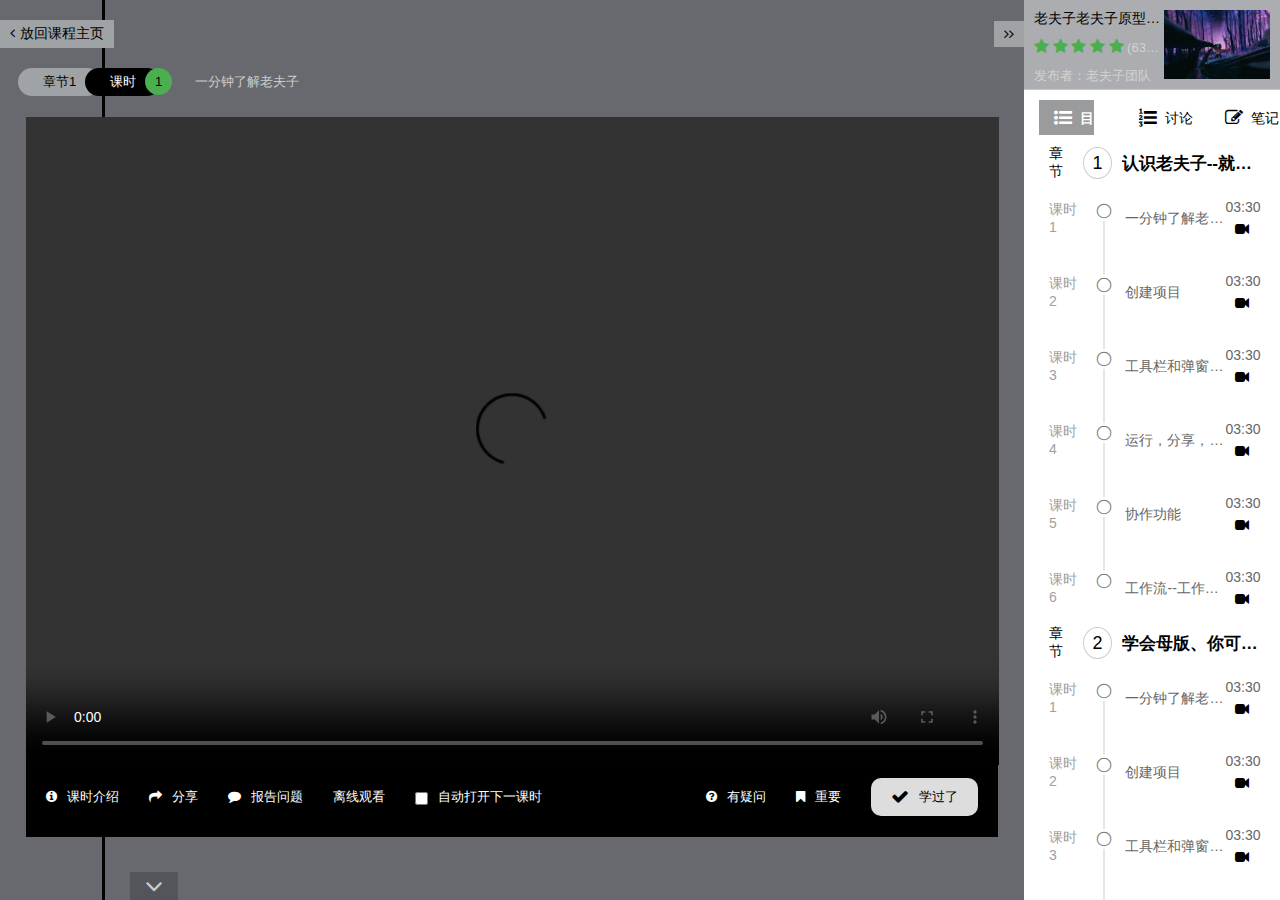
<file: web/free-video.html>
<!DOCTYPE html>
<html lang="en">
    <head>
        <meta charset="UTF-8">
        <title>教程播放</title>
        <link rel="stylesheet" href="../lib/font-awesome/css/font-awesome.min.css">
        <link rel="stylesheet" href="../lib/layui/css/layui.css">
        <link rel="stylesheet" href="../css/free-video.css">
        <script src="../lib/jquery.js"></script>
        <script src="../lib/layui/layui.js"></script>
    </head>
    <body>
        <div class="xxm-body-left">
            <div class="left-line"></div>
            <div class="xxm-left-top">
                <div class="left-top-box-1">
                    <span><i class="fa fa-angle-left"></i>放回课程主页</span>
                    <span><i class="fa fa-angle-right"></i><i class="fa fa-angle-right"></i></span>
                </div>
                <div class="left-top-box-2">
                    <span>章节1</span>
                    <span>课时</span>
                    <span>1</span>
                    <span>一分钟了解老夫子</span>
                </div>
            </div>
            <div class="xxm-video">
                <video src="https://yys.v.netease.com/2018/0725/ebefc466c32aa2c40aede8207956aae8qt.mp4" controls
                       preload height="90%" width="100%" ></video>
                <div class="video-btm">
                    <div>
                        <p><i class="fa fa-info-circle "></i>课时介绍</p>
                        <p><i class="fa fa-share "></i>分享</p>
                        <p><i class="fa fa-comment "></i>报告问题</p>
                        <p>离线观看</p>
                        <input type="checkbox">
                        <p> 自动打开下一课时</p>
                    </div>
                    <div>
                        <p><i class="fa fa-question-circle "></i>有疑问</p>
                        <p><i class="fa fa-bookmark "></i>重要</p>
                        <span><i class="fa fa-check"></i>学过了</span>
                    </div>
                </div>
                <div class="xxm-table">
                    <i class="fa fa-angle-down fa-2x"></i>
                </div>
            </div>
        </div>
        <div class="xxm-body-right" style="overflow: auto;">
            <div class="xxm-right-top">
                <div>
                    <p>老夫子老夫子原型设计老夫子老夫子原型设计</p>
                    <p>
                        <i class="fa fa-star"></i>
                        <i class="fa fa-star"></i>
                        <i class="fa fa-star"></i>
                        <i class="fa fa-star"></i>
                        <i class="fa fa-star"></i>
                        (63份评论)
                    </p>
                    <p>发布者：老夫子团队</p>
                </div>
                <div><img src="../images/icon/video.gif" alt="" width="100%" height="100%"></div>
            </div>
            <div class="layui-tab">
                <ul class="layui-tab-title">
                    <li class="layui-this"><i class="fa fa-list-ul "></i>目录</li>
                    <li><i class="fa fa-list-ol "></i>讨论</li>
                    <li ><i class="fa fa-pencil-square-o  "></i>笔记</li>
                </ul>
                <div class="layui-tab-content" style="padding: 0;">
                    <!--   主页    -->
                    <div class="layui-tab-item layui-show ">
                        <ul class="layui-timeline">
                            <div class="timeline-title">
                                <p>章节</p>
                                <div>1</div>
                                <p>认识老夫子--就是这么简单这么简单</p>
                            </div>
                            <li class="layui-timeline-item">
                                <p style="margin: 20px;color: #a0a0a0">课时1</p>
                                <i class="layui-icon layui-timeline-axis">&#xe63f;</i>
                                <div class="layui-timeline-content layui-text">
                                   <p>一分钟了解老夫子</p>
                                    <span>03:30<i class="fa fa-video-camera"></i></span>
                                </div>
                            </li>
                            <li class="layui-timeline-item">
                                <p style="margin: 20px;color: #a0a0a0">课时2</p>
                                <i class="layui-icon layui-timeline-axis">&#xe63f;</i>
                                <div class="layui-timeline-content layui-text">
                                    <p>创建项目</p>
                                    <span>03:30<i class="fa fa-video-camera"></i></span>
                                </div>
                            </li>
                            <li class="layui-timeline-item">
                                <p style="margin: 20px;color: #a0a0a0">课时3</p>
                                <i class="layui-icon layui-timeline-axis">&#xe63f;</i>
                                <div class="layui-timeline-content layui-text">
                                    <p>工具栏和弹窗设置面板</p>
                                    <span>03:30<i class="fa fa-video-camera"></i></span>
                                </div>
                            </li>
                            <li class="layui-timeline-item">
                                <p style="margin: 20px;color: #a0a0a0">课时4</p>
                                <i class="layui-icon layui-timeline-axis">&#xe63f;</i>
                                <div class="layui-timeline-content layui-text">
                                    <p>运行，分享，到处</p>
                                    <span>03:30<i class="fa fa-video-camera"></i></span>
                                </div>
                            </li>
                            <li class="layui-timeline-item">
                                <p style="margin: 20px;color: #a0a0a0">课时5</p>
                                <i class="layui-icon layui-timeline-axis">&#xe63f;</i>
                                <div class="layui-timeline-content layui-text">
                                    <p>协作功能</p>
                                    <span>03:30<i class="fa fa-video-camera"></i></span>
                                </div>
                            </li>
                            <li class="layui-timeline-item">
                                <p style="margin: 20px;color: #a0a0a0">课时6</p>
                                <i class="layui-icon layui-timeline-axis">&#xe63f;</i>
                                <div class="layui-timeline-content layui-text">
                                    <p>工作流--工作流--工作流--工作流--工作流</p>
                                    <span>03:30<i class="fa fa-video-camera"></i></span>
                                </div>
                            </li>
                        </ul>
                        <ul class="layui-timeline">
                            <div class="timeline-title">
                                <p>章节</p>
                                <div>2</div>
                                <p>学会母版、你可以制作这么你可以制作这么</p>
                            </div>
                            <li class="layui-timeline-item">
                                <p style="margin: 20px;color: #a0a0a0">课时1</p>
                                <i class="layui-icon layui-timeline-axis">&#xe63f;</i>
                                <div class="layui-timeline-content layui-text">
                                    <p>一分钟了解老夫子</p>
                                    <span>03:30<i class="fa fa-video-camera"></i></span>
                                </div>
                            </li>
                            <li class="layui-timeline-item">
                                <p style="margin: 20px;color: #a0a0a0">课时2</p>
                                <i class="layui-icon layui-timeline-axis">&#xe63f;</i>
                                <div class="layui-timeline-content layui-text">
                                    <p>创建项目</p>
                                    <span>03:30<i class="fa fa-video-camera"></i></span>
                                </div>
                            </li>
                            <li class="layui-timeline-item">
                                <p style="margin: 20px;color: #a0a0a0">课时3</p>
                                <i class="layui-icon layui-timeline-axis">&#xe63f;</i>
                                <div class="layui-timeline-content layui-text">
                                    <p>工具栏和弹窗设置面板</p>
                                    <span>03:30<i class="fa fa-video-camera"></i></span>
                                </div>
                            </li>
                            <li class="layui-timeline-item">
                                <p style="margin: 20px;color: #a0a0a0">课时4</p>
                                <i class="layui-icon layui-timeline-axis">&#xe63f;</i>
                                <div class="layui-timeline-content layui-text">
                                    <p>运行，分享，到处</p>
                                    <span>03:30<i class="fa fa-video-camera"></i></span>
                                </div>
                            </li>
                            <li class="layui-timeline-item">
                                <p style="margin: 20px;color: #a0a0a0">课时5</p>
                                <i class="layui-icon layui-timeline-axis">&#xe63f;</i>
                                <div class="layui-timeline-content layui-text">
                                    <p>协作功能</p>
                                    <span>03:30<i class="fa fa-video-camera"></i></span>
                                </div>
                            </li>
                            <li class="layui-timeline-item">
                                <p style="margin: 20px;color: #a0a0a0">课时6</p>
                                <i class="layui-icon layui-timeline-axis">&#xe63f;</i>
                                <div class="layui-timeline-content layui-text">
                                    <p>工作流--工作流--工作流--工作流--工作流</p>
                                    <span>03:30<i class="fa fa-video-camera"></i></span>
                                </div>
                            </li>
                        </ul>
                        <ul class="layui-timeline">
                            <div class="timeline-title">
                                <p>章节</p>
                                <div>3</div>
                                <p>学会母版、你可以制作这么你可以制作这么</p>
                            </div>
                            <li class="layui-timeline-item">
                                <p style="margin: 20px;color: #a0a0a0">课时1</p>
                                <i class="layui-icon layui-timeline-axis">&#xe63f;</i>
                                <div class="layui-timeline-content layui-text">
                                    <p>一分钟了解老夫子</p>
                                    <span>03:30<i class="fa fa-video-camera"></i></span>
                                </div>
                            </li>
                            <li class="layui-timeline-item">
                                <p style="margin: 20px;color: #a0a0a0">课时2</p>
                                <i class="layui-icon layui-timeline-axis">&#xe63f;</i>
                                <div class="layui-timeline-content layui-text">
                                    <p>创建项目</p>
                                    <span>03:30<i class="fa fa-video-camera"></i></span>
                                </div>
                            </li>
                            <li class="layui-timeline-item">
                                <p style="margin: 20px;color: #a0a0a0">课时3</p>
                                <i class="layui-icon layui-timeline-axis">&#xe63f;</i>
                                <div class="layui-timeline-content layui-text">
                                    <p>工具栏和弹窗设置面板</p>
                                    <span>03:30<i class="fa fa-video-camera"></i></span>
                                </div>
                            </li>
                            <li class="layui-timeline-item">
                                <p style="margin: 20px;color: #a0a0a0">课时4</p>
                                <i class="layui-icon layui-timeline-axis">&#xe63f;</i>
                                <div class="layui-timeline-content layui-text">
                                    <p>运行，分享，到处</p>
                                    <span>03:30<i class="fa fa-video-camera"></i></span>
                                </div>
                            </li>
                            <li class="layui-timeline-item">
                                <p style="margin: 20px;color: #a0a0a0">课时5</p>
                                <i class="layui-icon layui-timeline-axis">&#xe63f;</i>
                                <div class="layui-timeline-content layui-text">
                                    <p>协作功能</p>
                                    <span>03:30<i class="fa fa-video-camera"></i></span>
                                </div>
                            </li>
                            <li class="layui-timeline-item">
                                <p style="margin: 20px;color: #a0a0a0">课时6</p>
                                <i class="layui-icon layui-timeline-axis">&#xe63f;</i>
                                <div class="layui-timeline-content layui-text">
                                    <p>工作流--工作流--工作流--工作流--工作流</p>
                                    <span>03:30<i class="fa fa-video-camera"></i></span>
                                </div>
                            </li>
                        </ul>
                    </div>
                    <div class="layui-tab-item">讨论</div>
                    <div class="layui-tab-item">笔记</div>
                </div>
            </div>
        </div>

        <script>
            layui.use('element', function(){
                var element = layui.element;
                //…
            });
        </script>
    </body>
</html>
</file>
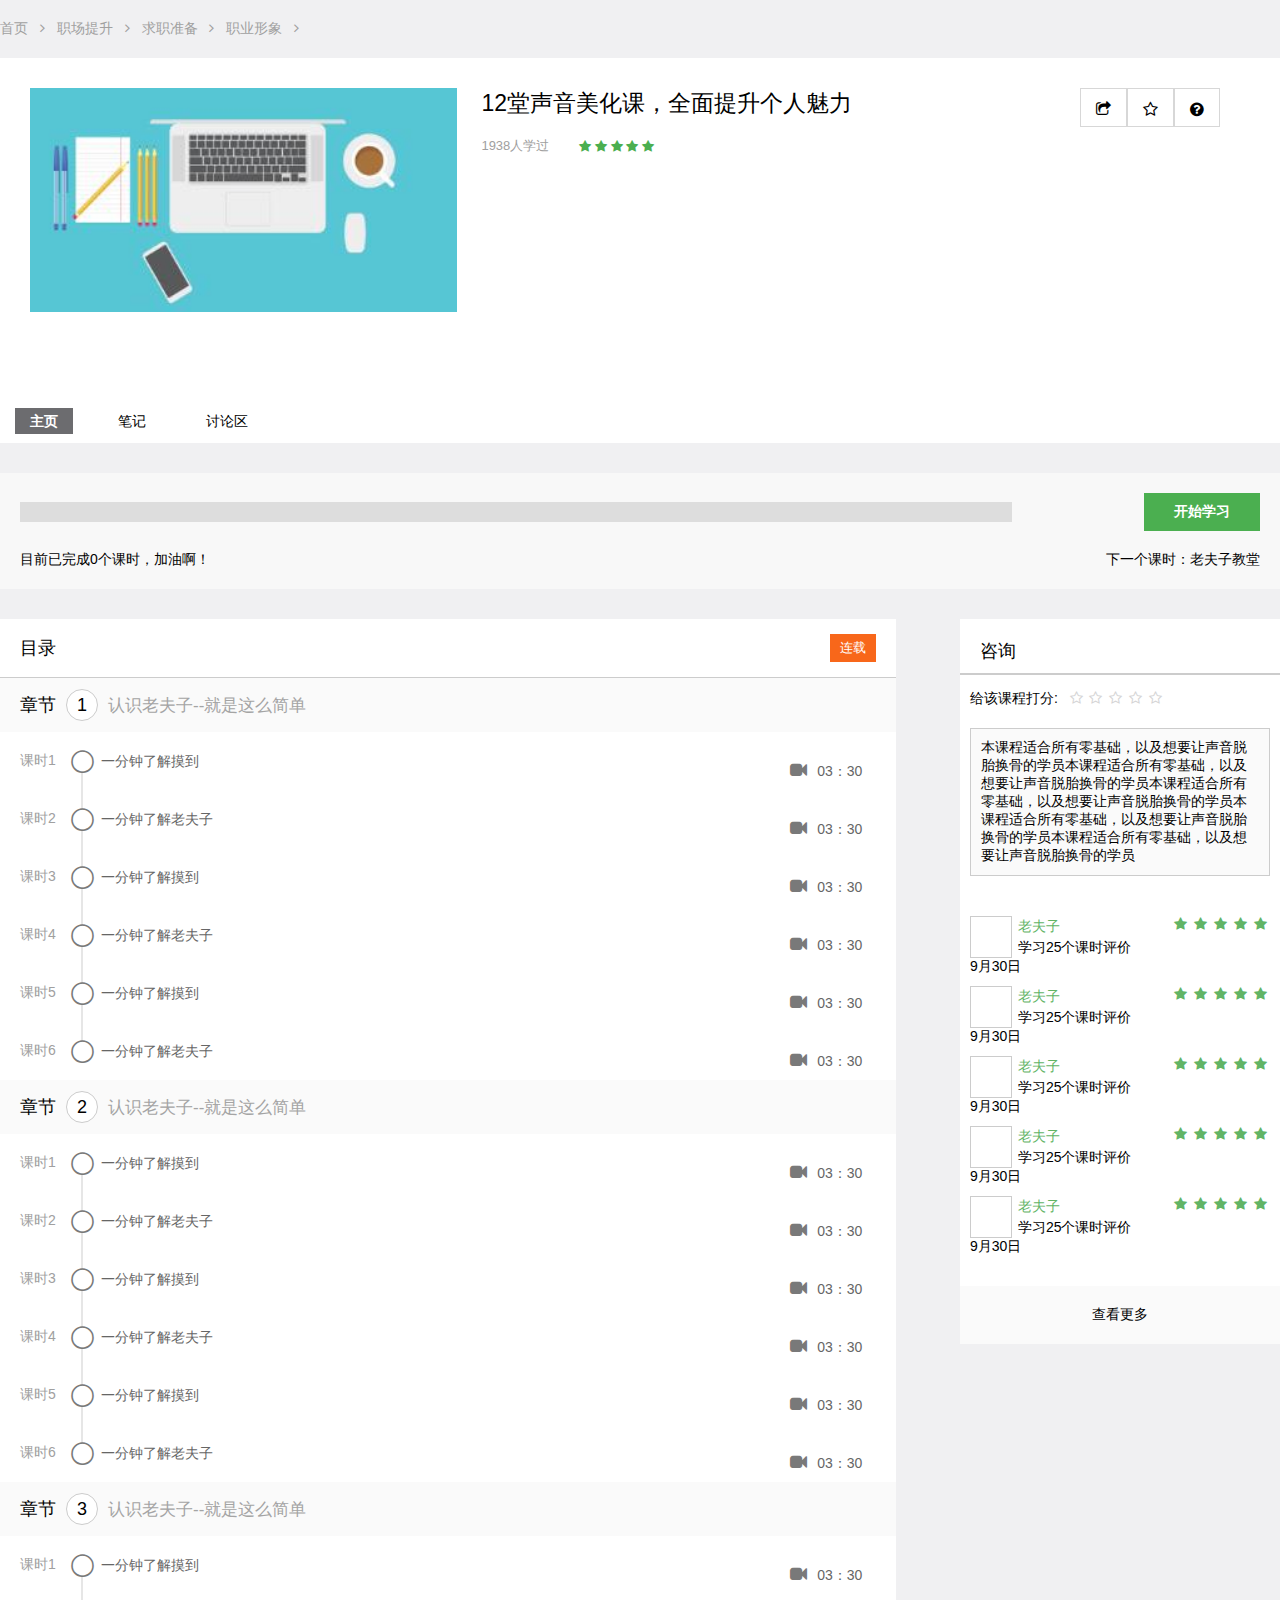
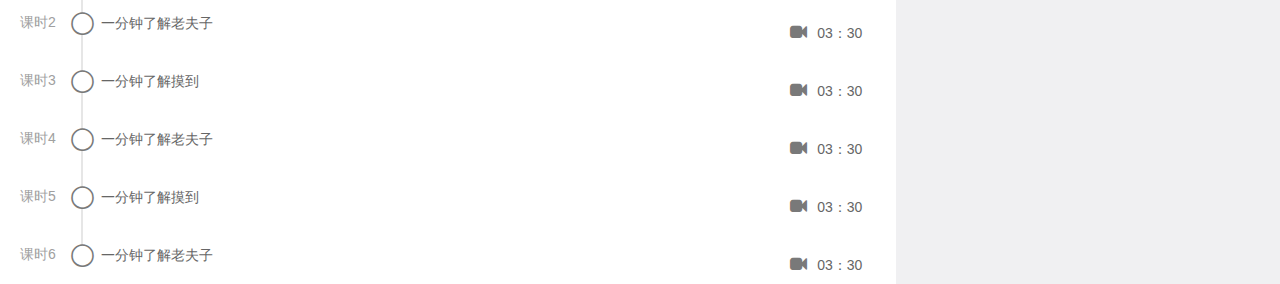
<file: web/Freehomepage.html>
<!DOCTYPE html>
<html lang="en">
    <head>
        <meta charset="UTF-8">
        <title>免费课程主页</title>
        <link rel="stylesheet" href="../css/style.css">
        <link rel="stylesheet" href="../lib/layui/css/layui.css">
        <link rel="stylesheet" href="../lib/font-awesome/css/font-awesome.min.css">
        <link rel="stylesheet" href="../css/course-freehome.css">
        <script src="../lib/jquery.js"></script>
        <script src="../lib/layui/layui.js"></script>
    </head>
    <body>
        <div class="layui-main">
            <!--   头部导航条    -->
            <p class="xxm-top-title">
                <a href="../index.html">首页</a>
                <i class="fa fa-angle-right"></i>
                <span>职场提升</span>
                <i class="fa fa-angle-right"></i>
                <span>求职准备</span>
                <i class="fa fa-angle-right"></i>
                <span>职业形象</span>
                <i class="fa fa-angle-right"></i>
                <span id="name"></span>
            </p>
            <!--   课程信息    -->
            <div class="xxm-com-top">
                <div class="xxm-com-top-left"></div>
                <div class="xxm-com-top-right">
                    <div class="xxm-com-top-box">
                        12堂声音美化课，全面提升个人魅力
                        <div>
                            <span><i class="fa fa-share-square-o"></i></span>
                            <span><i class="fa fa-star-o"></i></span>
                            <span><i class="fa fa-question-circle"></i></span>
                        </div>
                    </div>
                    <p>1938人学过
                        <span>
                            <i class="fa fa-star"></i>
                            <i class="fa fa-star"></i>
                            <i class="fa fa-star"></i>
                            <i class="fa fa-star"></i>
                            <i class="fa fa-star"></i>
                        </span>
                    </p>
                </div>
            </div>
            <!--   介绍、目录、笔记、讨论区    -->
            <div class="layui-tab">
                <ul class="layui-tab-title">
                    <li class="layui-this">主页</li>
                    <li>笔记</li>
                    <li >讨论区</li>
                </ul>
                <div class="layui-tab-content" style="padding: 0;">
                    <!--   主页    -->
                    <div class="layui-tab-item layui-show ">
                        <div class="tab-content--top">
                            <div>
                                <p></p>
                                <span>开始学习</span>
                            </div>
                            <div>
                                <p>目前已完成0个课时，加油啊！</p>
                                <p>下一个课时：老夫子教堂</p>
                            </div>
                        </div>
                            <div class="tab-content-left free-left">
                                <p class="free-left-tit">
                                    目录
                                    <span>连载</span>
                                </p>
                               <div class="free-left-item">
                                   <ul class="layui-timeline">
                                       <div class="timeline-title">
                                           <p>章节</p>
                                           <div>1</div>
                                           <p>认识老夫子--就是这么简单</p>
                                       </div>
                                       <li class="layui-timeline-item">
                                           <p style="margin: 20px;color: #a0a0a0">课时1</p>
                                           <i class="layui-icon layui-timeline-axis">&#xe63f;</i>
                                           <div class="layui-timeline-content layui-text">
                                               <p>一分钟了解摸到</p>
                                               <div><i class="fa fa-video-camera"></i>03：30</div>
                                           </div>
                                       </li>
                                       <li class="layui-timeline-item">
                                           <p style="margin: 20px;color: #a0a0a0">课时2</p>
                                           <i class="layui-icon layui-timeline-axis">&#xe63f;</i>
                                           <div class="layui-timeline-content layui-text">
                                               <p>一分钟了解老夫子</p>
                                               <div><i class="fa fa-video-camera"></i>03：30</div>
                                           </div>
                                       </li>
                                       <li class="layui-timeline-item">
                                           <p style="margin: 20px;color: #a0a0a0">课时3</p>
                                           <i class="layui-icon layui-timeline-axis">&#xe63f;</i>
                                           <div class="layui-timeline-content layui-text">
                                               <p>一分钟了解摸到</p>
                                               <div><i class="fa fa-video-camera"></i>03：30</div>
                                           </div>
                                       </li>
                                       <li class="layui-timeline-item">
                                           <p style="margin: 20px;color: #a0a0a0">课时4</p>
                                           <i class="layui-icon layui-timeline-axis">&#xe63f;</i>
                                           <div class="layui-timeline-content layui-text">
                                               <p>一分钟了解老夫子</p>
                                               <div><i class="fa fa-video-camera"></i>03：30</div>
                                           </div>
                                       </li>
                                       <li class="layui-timeline-item">
                                           <p style="margin: 20px;color: #a0a0a0">课时5</p>
                                           <i class="layui-icon layui-timeline-axis">&#xe63f;</i>
                                           <div class="layui-timeline-content layui-text">
                                               <p>一分钟了解摸到</p>
                                               <div><i class="fa fa-video-camera"></i>03：30</div>
                                           </div>
                                       </li>
                                       <li class="layui-timeline-item">
                                           <p style="margin: 20px;color: #a0a0a0">课时6</p>
                                           <i class="layui-icon layui-timeline-axis">&#xe63f;</i>
                                           <div class="layui-timeline-content layui-text">
                                               <p>一分钟了解老夫子</p>
                                               <div><i class="fa fa-video-camera"></i>03：30</div>
                                           </div>
                                       </li>
                                   </ul>
                               </div>
                                <div class="free-left-item">
                                    <ul class="layui-timeline">
                                        <div class="timeline-title">
                                            <p>章节</p>
                                            <div>2</div>
                                            <p>认识老夫子--就是这么简单</p>
                                        </div>
                                        <li class="layui-timeline-item">
                                            <p style="margin: 20px;color: #a0a0a0">课时1</p>
                                            <i class="layui-icon layui-timeline-axis">&#xe63f;</i>
                                            <div class="layui-timeline-content layui-text">
                                                <p>一分钟了解摸到</p>
                                                <div><i class="fa fa-video-camera"></i>03：30</div>
                                            </div>
                                        </li>
                                        <li class="layui-timeline-item">
                                            <p style="margin: 20px;color: #a0a0a0">课时2</p>
                                            <i class="layui-icon layui-timeline-axis">&#xe63f;</i>
                                            <div class="layui-timeline-content layui-text">
                                                <p>一分钟了解老夫子</p>
                                                <div><i class="fa fa-video-camera"></i>03：30</div>
                                            </div>
                                        </li>
                                        <li class="layui-timeline-item">
                                            <p style="margin: 20px;color: #a0a0a0">课时3</p>
                                            <i class="layui-icon layui-timeline-axis">&#xe63f;</i>
                                            <div class="layui-timeline-content layui-text">
                                                <p>一分钟了解摸到</p>
                                                <div><i class="fa fa-video-camera"></i>03：30</div>
                                            </div>
                                        </li>
                                        <li class="layui-timeline-item">
                                            <p style="margin: 20px;color: #a0a0a0">课时4</p>
                                            <i class="layui-icon layui-timeline-axis">&#xe63f;</i>
                                            <div class="layui-timeline-content layui-text">
                                                <p>一分钟了解老夫子</p>
                                                <div><i class="fa fa-video-camera"></i>03：30</div>
                                            </div>
                                        </li>
                                        <li class="layui-timeline-item">
                                            <p style="margin: 20px;color: #a0a0a0">课时5</p>
                                            <i class="layui-icon layui-timeline-axis">&#xe63f;</i>
                                            <div class="layui-timeline-content layui-text">
                                                <p>一分钟了解摸到</p>
                                                <div><i class="fa fa-video-camera"></i>03：30</div>
                                            </div>
                                        </li>
                                        <li class="layui-timeline-item">
                                            <p style="margin: 20px;color: #a0a0a0">课时6</p>
                                            <i class="layui-icon layui-timeline-axis">&#xe63f;</i>
                                            <div class="layui-timeline-content layui-text">
                                                <p>一分钟了解老夫子</p>
                                                <div><i class="fa fa-video-camera"></i>03：30</div>
                                            </div>
                                        </li>
                                    </ul>
                                </div>
                                <div class="free-left-item">
                                <ul class="layui-timeline">
                                    <div class="timeline-title">
                                        <p>章节</p>
                                        <div>3</div>
                                        <p>认识老夫子--就是这么简单</p>
                                    </div>
                                    <li class="layui-timeline-item">
                                        <p style="margin: 20px;color: #a0a0a0">课时1</p>
                                        <i class="layui-icon layui-timeline-axis">&#xe63f;</i>
                                        <div class="layui-timeline-content layui-text">
                                            <p>一分钟了解摸到</p>
                                            <div><i class="fa fa-video-camera"></i>03：30</div>
                                        </div>
                                    </li>
                                    <li class="layui-timeline-item">
                                        <p style="margin: 20px;color: #a0a0a0">课时2</p>
                                        <i class="layui-icon layui-timeline-axis">&#xe63f;</i>
                                        <div class="layui-timeline-content layui-text">
                                            <p>一分钟了解老夫子</p>
                                            <div><i class="fa fa-video-camera"></i>03：30</div>
                                        </div>
                                    </li>
                                    <li class="layui-timeline-item">
                                        <p style="margin: 20px;color: #a0a0a0">课时3</p>
                                        <i class="layui-icon layui-timeline-axis">&#xe63f;</i>
                                        <div class="layui-timeline-content layui-text">
                                            <p>一分钟了解摸到</p>
                                            <div><i class="fa fa-video-camera"></i>03：30</div>
                                        </div>
                                    </li>
                                    <li class="layui-timeline-item">
                                        <p style="margin: 20px;color: #a0a0a0">课时4</p>
                                        <i class="layui-icon layui-timeline-axis">&#xe63f;</i>
                                        <div class="layui-timeline-content layui-text">
                                            <p>一分钟了解老夫子</p>
                                            <div><i class="fa fa-video-camera"></i>03：30</div>
                                        </div>
                                    </li>
                                    <li class="layui-timeline-item">
                                        <p style="margin: 20px;color: #a0a0a0">课时5</p>
                                        <i class="layui-icon layui-timeline-axis">&#xe63f;</i>
                                        <div class="layui-timeline-content layui-text">
                                            <p>一分钟了解摸到</p>
                                            <div><i class="fa fa-video-camera"></i>03：30</div>
                                        </div>
                                    </li>
                                    <li class="layui-timeline-item">
                                        <p style="margin: 20px;color: #a0a0a0">课时6</p>
                                        <i class="layui-icon layui-timeline-axis">&#xe63f;</i>
                                        <div class="layui-timeline-content layui-text">
                                            <p>一分钟了解老夫子</p>
                                            <div><i class="fa fa-video-camera"></i>03：30</div>
                                        </div>
                                    </li>
                                </ul>
                            </div>
                        </div>

                        <div class="tab-content-right">
                            <!--   咨询    -->
                            <div class="xxm-right-zx">
                                <div class="item-top">咨询</div>
                                <div class="item-bom">
                                    <div class="item-bom-score">
                                        <p>给该课程打分:</p>&nbsp;&nbsp;
                                        <i class="fa fa-star-o"></i>
                                        <i class="fa fa-star-o"></i>
                                        <i class="fa fa-star-o"></i>
                                        <i class="fa fa-star-o"></i>
                                        <i class="fa fa-star-o"></i>
                                        <div>
                                            本课程适合所有零基础，以及想要让声音脱胎换骨的学员本课程适合所有零基础，以及想要让声音脱胎换骨的学员本课程适合所有零基础，以及想要让声音脱胎换骨的学员本课程适合所有零基础，以及想要让声音脱胎换骨的学员本课程适合所有零基础，以及想要让声音脱胎换骨的学员
                                        </div>
                                    </div>
                                    <div class="item-bom-item">
                                        <div></div>
                                        <p>
                                            <span>老夫子</span>
                                            <span>学习25个课时评价</span>
                                        </p>
                                        <p>
                                            <i class="fa fa-star"></i>
                                            <i class="fa fa-star"></i>
                                            <i class="fa fa-star"></i>
                                            <i class="fa fa-star"></i>
                                            <i class="fa fa-star"></i>
                                        </p>
                                        <div>9月30日</div>
                                    </div>
                                    <div class="item-bom-item">
                                        <div></div>
                                        <p>
                                            <span>老夫子</span>
                                            <span>学习25个课时评价</span>
                                        </p>
                                        <p>
                                            <i class="fa fa-star"></i>
                                            <i class="fa fa-star"></i>
                                            <i class="fa fa-star"></i>
                                            <i class="fa fa-star"></i>
                                            <i class="fa fa-star"></i>
                                        </p>
                                        <div>9月30日</div>
                                    </div>
                                    <div class="item-bom-item">
                                        <div></div>
                                        <p>
                                            <span>老夫子</span>
                                            <span>学习25个课时评价</span>
                                        </p>
                                        <p>
                                            <i class="fa fa-star"></i>
                                            <i class="fa fa-star"></i>
                                            <i class="fa fa-star"></i>
                                            <i class="fa fa-star"></i>
                                            <i class="fa fa-star"></i>
                                        </p>
                                        <div>9月30日</div>
                                    </div>
                                    <div class="item-bom-item">
                                        <div></div>
                                        <p>
                                            <span>老夫子</span>
                                            <span>学习25个课时评价</span>
                                        </p>
                                        <p>
                                            <i class="fa fa-star"></i>
                                            <i class="fa fa-star"></i>
                                            <i class="fa fa-star"></i>
                                            <i class="fa fa-star"></i>
                                            <i class="fa fa-star"></i>
                                        </p>
                                        <div>9月30日</div>
                                    </div>
                                    <div class="item-bom-item">
                                        <div></div>
                                        <p>
                                            <span>老夫子</span>
                                            <span>学习25个课时评价</span>
                                        </p>
                                        <p>
                                            <i class="fa fa-star"></i>
                                            <i class="fa fa-star"></i>
                                            <i class="fa fa-star"></i>
                                            <i class="fa fa-star"></i>
                                            <i class="fa fa-star"></i>
                                        </p>
                                        <div>9月30日</div>
                                    </div>
                                    <div class="item-bom-more">
                                        查看更多
                                    </div>
                                </div>
                            </div>
                        </div>
                    </div>
                    <div class="layui-tab-item ">
                        <div class="box-box"></div>
                    </div>
                    <div class="layui-tab-item ">
                        <div class="box-box"></div>
                    </div>
                </div>
            </div>
        </div>

        <script>
            layui.use('element', function(){
                var element = layui.element;

                //…
            });
            $(".layui-timeline-item").click(function () {
                window.location.href="result.html";
            });
        </script>
    </body>
</html>
</file>
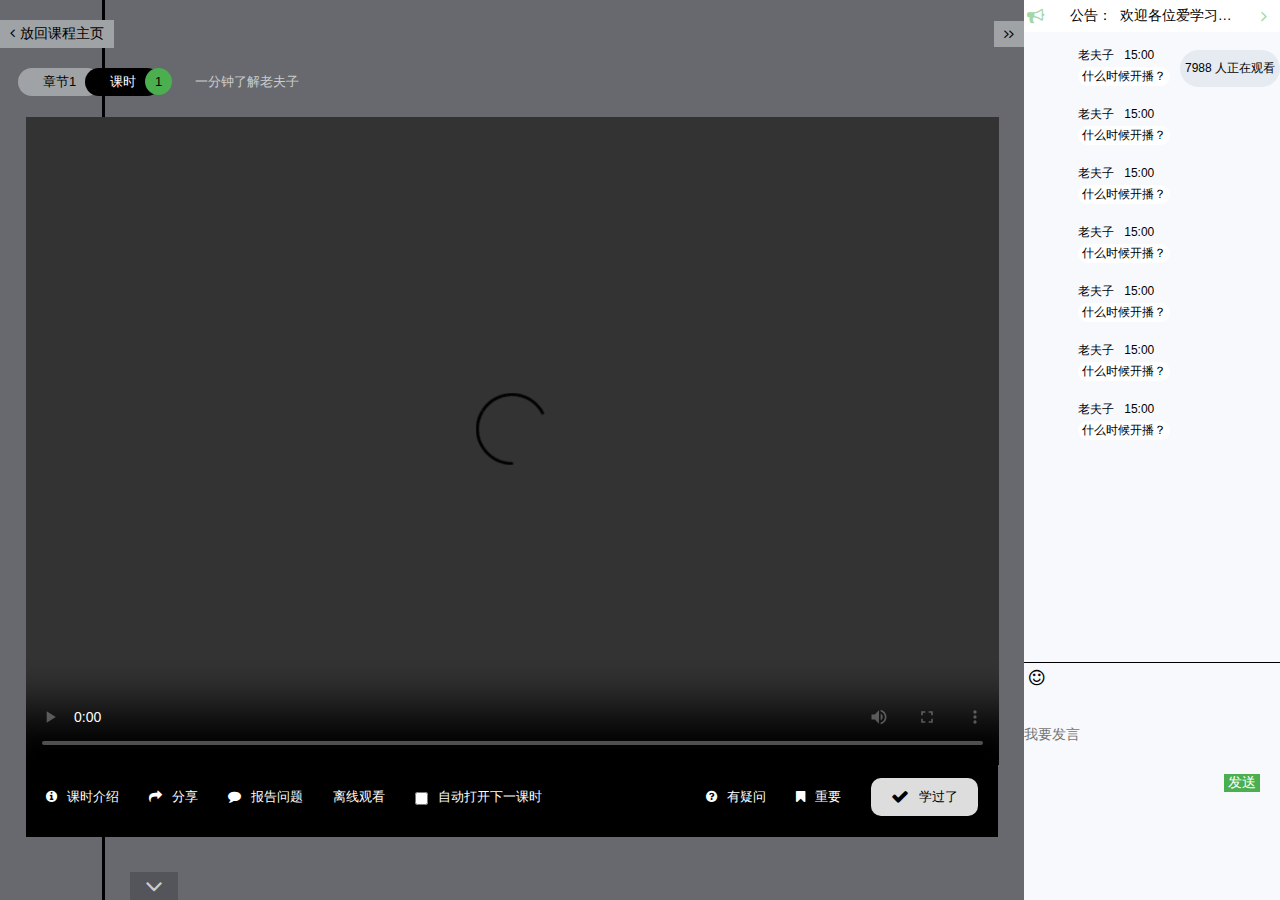
<file: web/livebroadcast.html>
<!DOCTYPE html>
<html lang="en">
    <head>
        <meta charset="UTF-8">
        <title>直播课程</title>
        <link rel="stylesheet" href="../lib/font-awesome/css/font-awesome.min.css">
        <link rel="stylesheet" href="../lib/layui/css/layui.css">
        <link rel="stylesheet" href="../css/free-video.css">
        <script src="../lib/jquery.js"></script>
        <script src="../lib/layui/layui.js"></script>
    </head>
    <body>
        <!--    左半部    -->
        <div class="xxm-body-left">
            <div class="left-line"></div>
            <div class="xxm-left-top">
                <div class="left-top-box-1">
                    <span><i class="fa fa-angle-left"></i>放回课程主页</span>
                    <span><i class="fa fa-angle-right"></i><i class="fa fa-angle-right"></i></span>
                </div>
                <div class="left-top-box-2">
                    <span>章节1</span>
                    <span>课时</span>
                    <span>1</span>
                    <span>一分钟了解老夫子</span>
                </div>
            </div>
            <div class="xxm-video">
                <video src="https://yys.v.netease.com/2018/0725/ebefc466c32aa2c40aede8207956aae8qt.mp4" controls
                       preload height="90%" width="100%" ></video>
                <div class="video-btm">
                    <div>
                        <p><i class="fa fa-info-circle "></i>课时介绍</p>
                        <p><i class="fa fa-share "></i>分享</p>
                        <p><i class="fa fa-comment "></i>报告问题</p>
                        <p>离线观看</p>
                        <input type="checkbox">
                        <p> 自动打开下一课时</p>
                    </div>
                    <div>
                        <p><i class="fa fa-question-circle "></i>有疑问</p>
                        <p><i class="fa fa-bookmark "></i>重要</p>
                        <span><i class="fa fa-check"></i>学过了</span>
                    </div>
                </div>
                <div class="xxm-table">
                    <i class="fa fa-angle-down fa-2x"></i>
                </div>
            </div>
        </div>
        <!--   右半部     -->
        <div class="xxm-body-right live-body-right" style="overflow: auto;">
            <p class="right-top">
                <i class="fa fa-bullhorn "></i>
                <span>公告：&nbsp;&nbsp;欢迎各位爱学习的小伙伴来到欢迎各位爱学习的小伙伴来到</span>
                <i class="fa fa-angle-right"></i>
            </p>
            <div class="number">7988 人正在观看</div>

            <div class="right-comment">
                <div class="comment-item">
                    <div class="comment-item-left">
                        <span></span>
                    </div>
                    <div class="comment-item-right">
                        <p>老夫子 &nbsp;&nbsp;<span>15:00</span></p>
                        <p>什么时候开播？</p>
                    </div>
                </div>
                <div class="comment-item">
                    <div class="comment-item-left">
                        <span></span>
                    </div>
                    <div class="comment-item-right">
                        <p>老夫子 &nbsp;&nbsp;<span>15:00</span></p>
                        <p>什么时候开播？</p>
                    </div>
                </div>
                <div class="comment-item">
                    <div class="comment-item-left">
                        <span></span>
                    </div>
                    <div class="comment-item-right">
                        <p>老夫子 &nbsp;&nbsp;<span>15:00</span></p>
                        <p>什么时候开播？</p>
                    </div>
                </div>
                <div class="comment-item">
                    <div class="comment-item-left">
                        <span></span>
                    </div>
                    <div class="comment-item-right">
                        <p>老夫子 &nbsp;&nbsp;<span>15:00</span></p>
                        <p>什么时候开播？</p>
                    </div>
                </div>
                <div class="comment-item">
                    <div class="comment-item-left">
                        <span></span>
                    </div>
                    <div class="comment-item-right">
                        <p>老夫子 &nbsp;&nbsp;<span>15:00</span></p>
                        <p>什么时候开播？</p>
                    </div>
                </div>
                <div class="comment-item">
                    <div class="comment-item-left">
                        <span></span>
                    </div>
                    <div class="comment-item-right">
                        <p>老夫子 &nbsp;&nbsp;<span>15:00</span></p>
                        <p>什么时候开播？</p>
                    </div>
                </div>
                <div class="comment-item">
                    <div class="comment-item-left">
                        <span></span>
                    </div>
                    <div class="comment-item-right">
                        <p>老夫子 &nbsp;&nbsp;<span>15:00</span></p>
                        <p>什么时候开播？</p>
                    </div>
                </div>
            </div>
            <div class="right-com-btm">
                <p><i class="fa fa-smile-o"></i></p>
                <input type="text" placeholder="我要发言">
                <input type="submit" value="发送">
            </div>
        </div>
    </body>
</html>
</file>
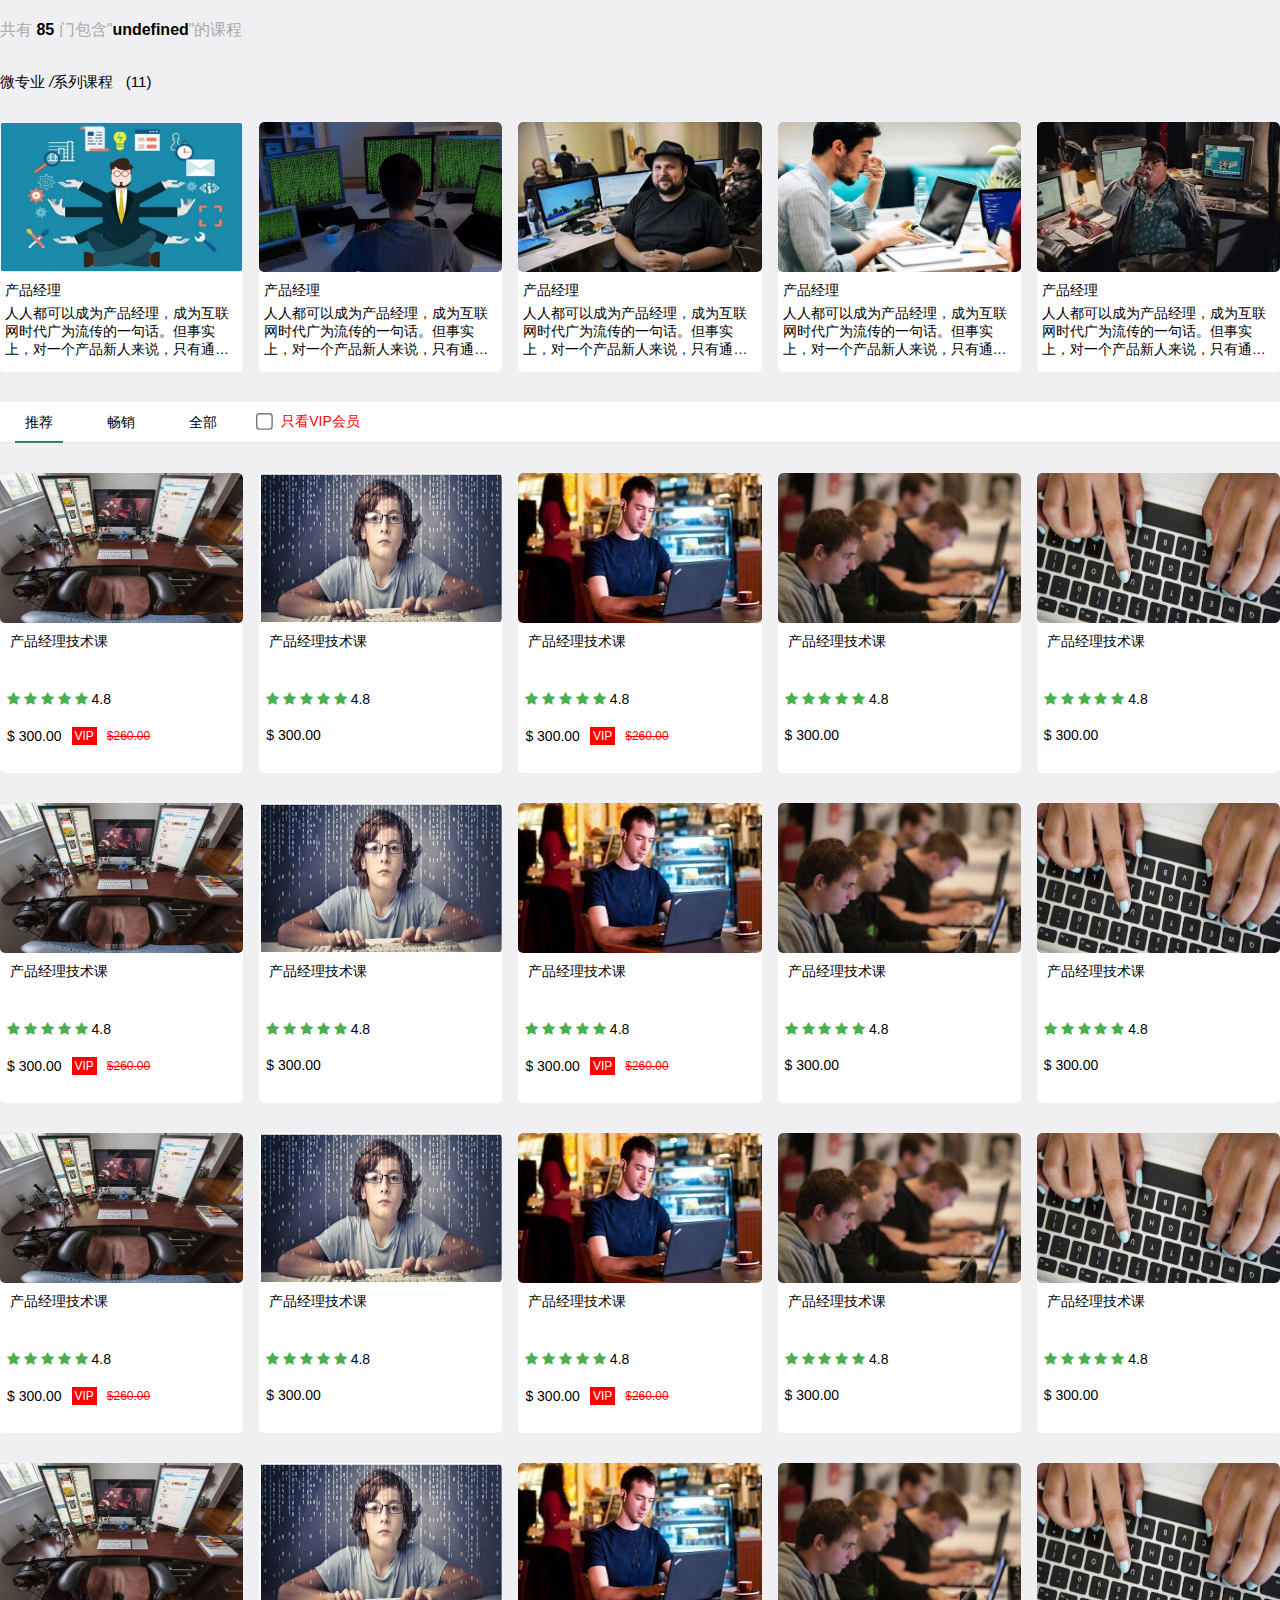
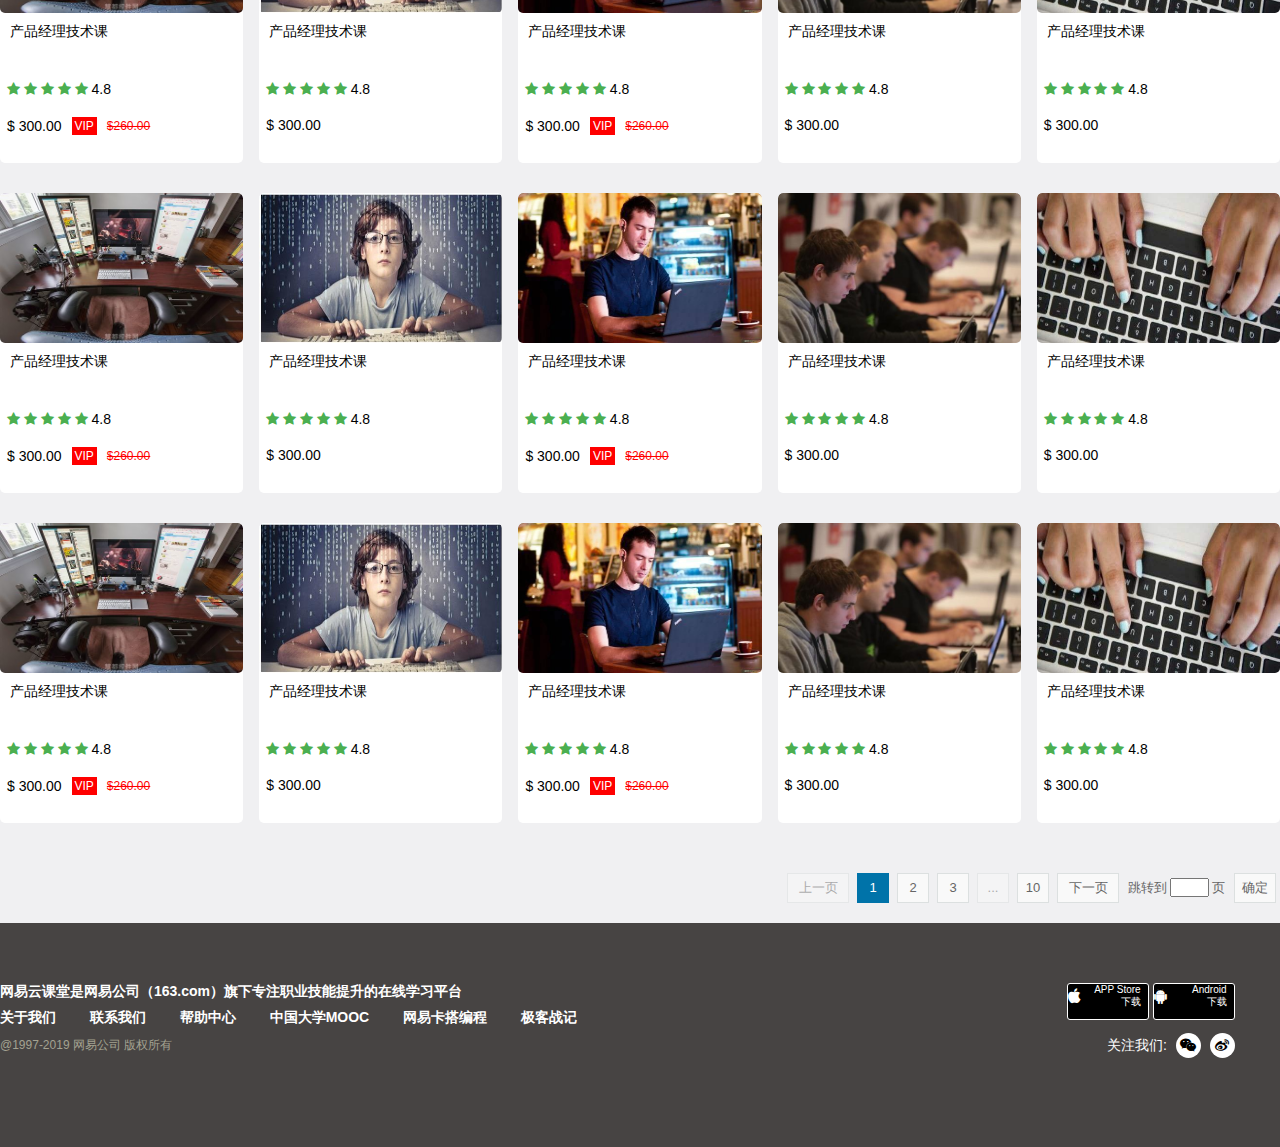
<file: web/result.html>
<!DOCTYPE html>
<html lang="en">
    <head>
        <meta charset="UTF-8">
        <title>搜索结果</title>
        <link rel="stylesheet" href="../css/style.css">
        <link rel="stylesheet" href="../lib/layui/css/layui.css">
        <link rel="stylesheet" href="../lib/font-awesome/css/font-awesome.min.css">
        <link rel="stylesheet" href="../css/result.css">
        <script src="../lib/jquery.js"></script>
        <script src="../lib/layui/layui.js"></script>
        <script src="../js/xlPaging.js"></script>
    </head>
    <body>


        <!--    内容    -->
        <div class="layui-main xxm-comment">
            <p class="xxm-head">共有 <span>85</span> 门包含"<span id="name">产品</span>"的课程</p>
            <br><br>
            <p style="font-size: 15px;margin-bottom: 30px">微专业 <em>/</em>系列课程 &nbsp;&nbsp;(11)</p>
            <div class="xxm-series">
                <div class="xxm-com-item">
                   <div>
                       <img src="../images/result/xxm-com-item-1.jpg" alt="" width="100%" height="100%"
                            style="margin-bottom: 10px">
                   </div>
                    <p style="margin-left: 5px">产品经理</p>
                    <p>人人都可以成为产品经理，成为互联网时代广为流传的一句话。但事实上，对一个产品新人来说，只有通过正规渠道的学习和工作实践，才有可能想成为一名好的产品经理。为了指导更多有志于从事产品工作或者是刚刚加入产品行业的职场新人，</p>
                </div>
                <div class="xxm-com-item">
                    <div>
                        <img src="../images/result/xxm-com-item-2.jpg" alt="" width="100%" height="100%"
                             style="margin-bottom: 10px">
                    </div>
                    <p style="margin-left: 5px">产品经理</p>
                    <p>人人都可以成为产品经理，成为互联网时代广为流传的一句话。但事实上，对一个产品新人来说，只有通过正规渠道的学习和工作实践，才有可能想成为一名好的产品经理。为了指导更多有志于从事产品工作或者是刚刚加入产品行业的职场新人，</p>
                </div>
                <div class="xxm-com-item">
                    <div>
                        <img src="../images/result/xxm-com-item-3.jpg" alt="" width="100%" height="100%"
                             style="margin-bottom: 10px">
                    </div>
                    <p style="margin-left: 5px">产品经理</p>
                    <p>人人都可以成为产品经理，成为互联网时代广为流传的一句话。但事实上，对一个产品新人来说，只有通过正规渠道的学习和工作实践，才有可能想成为一名好的产品经理。为了指导更多有志于从事产品工作或者是刚刚加入产品行业的职场新人，</p>
                </div>
                <div class="xxm-com-item">
                    <div>
                        <img src="../images/result/xxm-com-item-4.jpg" alt="" width="100%" height="100%"
                             style="margin-bottom: 10px">
                    </div>
                    <p style="margin-left: 5px">产品经理</p>
                    <p>人人都可以成为产品经理，成为互联网时代广为流传的一句话。但事实上，对一个产品新人来说，只有通过正规渠道的学习和工作实践，才有可能想成为一名好的产品经理。为了指导更多有志于从事产品工作或者是刚刚加入产品行业的职场新人，</p>
                </div>
                <div class="xxm-com-item">
                    <div>
                        <img src="../images/result/xxm-com-item-5.jpg" alt="" width="100%" height="100%"
                             style="margin-bottom: 10px">
                    </div>
                    <p style="margin-left: 5px">产品经理</p>
                    <p>人人都可以成为产品经理，成为互联网时代广为流传的一句话。但事实上，对一个产品新人来说，只有通过正规渠道的学习和工作实践，才有可能想成为一名好的产品经理。为了指导更多有志于从事产品工作或者是刚刚加入产品行业的职场新人，</p>
                </div>
            </div>
            <div class="layui-tab xxm-tab-two">
                <ul class="layui-tab-title">
                    <li class="layui-this">推荐</li>
                    <li>畅销</li>
                    <li>全部</li>
                    <div class="xxm-series-vip"><input type="checkbox">只看VIP会员</div>
                </ul>
                <div class="layui-tab-content" style="padding: 0;">
                    <div class="layui-tab-item layui-show">
                        <div class="xxm-tab-item">
                            <div>
                                <img src="../images/result/xxm-com-item-10.jpg" alt="" width="100%" height="100%"
                                     style="margin-bottom: 10px">
                            </div>
                            <p style="margin-left: 5px">产品经理技术课</p>
                            <p>
                                <i class="fa fa-star"></i>
                                <i class="fa fa-star"></i>
                                <i class="fa fa-star"></i>
                                <i class="fa fa-star"></i>
                                <i class="fa fa-star"></i>
                                4.8
                            </p>
                            <p>
                               $&nbsp;300.00
                                <span>VIP</span>
                                <del>$260.00</del>
                            </p>
                        </div>
                        <div class="xxm-tab-item">
                            <div>
                                <img src="../images/result/xxm-com-item-6.jpg" alt="" width="100%" height="100%"
                                     style="margin-bottom: 10px">
                            </div>
                            <p style="margin-left: 5px">产品经理技术课</p>
                            <p>
                                <i class="fa fa-star"></i>
                                <i class="fa fa-star"></i>
                                <i class="fa fa-star"></i>
                                <i class="fa fa-star"></i>
                                <i class="fa fa-star"></i>
                                4.8
                            </p>
                            <p>
                                $&nbsp;300.00
                            </p>
                        </div>
                        <div class="xxm-tab-item">
                            <div>
                                <img src="../images/result/xxm-com-item-7.jpg" alt="" width="100%" height="100%"
                                     style="margin-bottom: 10px">
                            </div>
                            <p style="margin-left: 5px">产品经理技术课</p>
                            <p>
                                <i class="fa fa-star"></i>
                                <i class="fa fa-star"></i>
                                <i class="fa fa-star"></i>
                                <i class="fa fa-star"></i>
                                <i class="fa fa-star"></i>
                                4.8
                            </p>
                            <p>
                                $&nbsp;300.00
                                <span>VIP</span>
                                <del>$260.00</del>
                            </p>
                        </div>
                        <div class="xxm-tab-item">
                            <div>
                                <img src="../images/result/xxm-com-item-8.jpg" alt="" width="100%" height="100%"
                                     style="margin-bottom: 10px">
                            </div>
                            <p style="margin-left: 5px">产品经理技术课</p>
                            <p>
                                <i class="fa fa-star"></i>
                                <i class="fa fa-star"></i>
                                <i class="fa fa-star"></i>
                                <i class="fa fa-star"></i>
                                <i class="fa fa-star"></i>
                                4.8
                            </p>
                            <p>
                                $&nbsp;300.00
                            </p>
                        </div>
                        <div class="xxm-tab-item">
                            <div>
                                <img src="../images/result/xxm-com-item-9.jpg" alt="" width="100%" height="100%"
                                     style="margin-bottom: 10px">
                            </div>
                            <p style="margin-left: 5px">产品经理技术课</p>
                            <p>
                                <i class="fa fa-star"></i>
                                <i class="fa fa-star"></i>
                                <i class="fa fa-star"></i>
                                <i class="fa fa-star"></i>
                                <i class="fa fa-star"></i>
                                4.8
                            </p>
                            <p>
                                $&nbsp;300.00
                            </p>
                        </div>
                        <div class="xxm-tab-item">
                            <div>
                                <img src="../images/result/xxm-com-item-10.jpg" alt="" width="100%" height="100%"
                                     style="margin-bottom: 10px">
                            </div>
                            <p style="margin-left: 5px">产品经理技术课</p>
                            <p>
                                <i class="fa fa-star"></i>
                                <i class="fa fa-star"></i>
                                <i class="fa fa-star"></i>
                                <i class="fa fa-star"></i>
                                <i class="fa fa-star"></i>
                                4.8
                            </p>
                            <p>
                                $&nbsp;300.00
                                <span>VIP</span>
                                <del>$260.00</del>
                            </p>
                        </div>
                        <div class="xxm-tab-item">
                            <div>
                                <img src="../images/result/xxm-com-item-6.jpg" alt="" width="100%" height="100%"
                                     style="margin-bottom: 10px">
                            </div>
                            <p style="margin-left: 5px">产品经理技术课</p>
                            <p>
                                <i class="fa fa-star"></i>
                                <i class="fa fa-star"></i>
                                <i class="fa fa-star"></i>
                                <i class="fa fa-star"></i>
                                <i class="fa fa-star"></i>
                                4.8
                            </p>
                            <p>
                                $&nbsp;300.00
                            </p>
                        </div>
                        <div class="xxm-tab-item">
                            <div>
                                <img src="../images/result/xxm-com-item-7.jpg" alt="" width="100%" height="100%"
                                     style="margin-bottom: 10px">
                            </div>
                            <p style="margin-left: 5px">产品经理技术课</p>
                            <p>
                                <i class="fa fa-star"></i>
                                <i class="fa fa-star"></i>
                                <i class="fa fa-star"></i>
                                <i class="fa fa-star"></i>
                                <i class="fa fa-star"></i>
                                4.8
                            </p>
                            <p>
                                $&nbsp;300.00
                                <span>VIP</span>
                                <del>$260.00</del>
                            </p>
                        </div>
                        <div class="xxm-tab-item">
                            <div>
                                <img src="../images/result/xxm-com-item-8.jpg" alt="" width="100%" height="100%"
                                     style="margin-bottom: 10px">
                            </div>
                            <p style="margin-left: 5px">产品经理技术课</p>
                            <p>
                                <i class="fa fa-star"></i>
                                <i class="fa fa-star"></i>
                                <i class="fa fa-star"></i>
                                <i class="fa fa-star"></i>
                                <i class="fa fa-star"></i>
                                4.8
                            </p>
                            <p>
                                $&nbsp;300.00
                            </p>
                        </div>
                        <div class="xxm-tab-item">
                            <div>
                                <img src="../images/result/xxm-com-item-9.jpg" alt="" width="100%" height="100%"
                                     style="margin-bottom: 10px">
                            </div>
                            <p style="margin-left: 5px">产品经理技术课</p>
                            <p>
                                <i class="fa fa-star"></i>
                                <i class="fa fa-star"></i>
                                <i class="fa fa-star"></i>
                                <i class="fa fa-star"></i>
                                <i class="fa fa-star"></i>
                                4.8
                            </p>
                            <p>
                                $&nbsp;300.00
                            </p>
                        </div>
                        <div class="xxm-tab-item">
                            <div>
                                <img src="../images/result/xxm-com-item-10.jpg" alt="" width="100%" height="100%"
                                     style="margin-bottom: 10px">
                            </div>
                            <p style="margin-left: 5px">产品经理技术课</p>
                            <p>
                                <i class="fa fa-star"></i>
                                <i class="fa fa-star"></i>
                                <i class="fa fa-star"></i>
                                <i class="fa fa-star"></i>
                                <i class="fa fa-star"></i>
                                4.8
                            </p>
                            <p>
                                $&nbsp;300.00
                                <span>VIP</span>
                                <del>$260.00</del>
                            </p>
                        </div>
                        <div class="xxm-tab-item">
                            <div>
                                <img src="../images/result/xxm-com-item-6.jpg" alt="" width="100%" height="100%"
                                     style="margin-bottom: 10px">
                            </div>
                            <p style="margin-left: 5px">产品经理技术课</p>
                            <p>
                                <i class="fa fa-star"></i>
                                <i class="fa fa-star"></i>
                                <i class="fa fa-star"></i>
                                <i class="fa fa-star"></i>
                                <i class="fa fa-star"></i>
                                4.8
                            </p>
                            <p>
                                $&nbsp;300.00
                            </p>
                        </div>
                        <div class="xxm-tab-item">
                            <div>
                                <img src="../images/result/xxm-com-item-7.jpg" alt="" width="100%" height="100%"
                                     style="margin-bottom: 10px">
                            </div>
                            <p style="margin-left: 5px">产品经理技术课</p>
                            <p>
                                <i class="fa fa-star"></i>
                                <i class="fa fa-star"></i>
                                <i class="fa fa-star"></i>
                                <i class="fa fa-star"></i>
                                <i class="fa fa-star"></i>
                                4.8
                            </p>
                            <p>
                                $&nbsp;300.00
                                <span>VIP</span>
                                <del>$260.00</del>
                            </p>
                        </div>
                        <div class="xxm-tab-item">
                            <div>
                                <img src="../images/result/xxm-com-item-8.jpg" alt="" width="100%" height="100%"
                                     style="margin-bottom: 10px">
                            </div>
                            <p style="margin-left: 5px">产品经理技术课</p>
                            <p>
                                <i class="fa fa-star"></i>
                                <i class="fa fa-star"></i>
                                <i class="fa fa-star"></i>
                                <i class="fa fa-star"></i>
                                <i class="fa fa-star"></i>
                                4.8
                            </p>
                            <p>
                                $&nbsp;300.00
                            </p>
                        </div>
                        <div class="xxm-tab-item">
                            <div>
                                <img src="../images/result/xxm-com-item-9.jpg" alt="" width="100%" height="100%"
                                     style="margin-bottom: 10px">
                            </div>
                            <p style="margin-left: 5px">产品经理技术课</p>
                            <p>
                                <i class="fa fa-star"></i>
                                <i class="fa fa-star"></i>
                                <i class="fa fa-star"></i>
                                <i class="fa fa-star"></i>
                                <i class="fa fa-star"></i>
                                4.8
                            </p>
                            <p>
                                $&nbsp;300.00
                            </p>
                        </div>
                        <div class="xxm-tab-item">
                            <div>
                                <img src="../images/result/xxm-com-item-10.jpg" alt="" width="100%" height="100%"
                                     style="margin-bottom: 10px">
                            </div>
                            <p style="margin-left: 5px">产品经理技术课</p>
                            <p>
                                <i class="fa fa-star"></i>
                                <i class="fa fa-star"></i>
                                <i class="fa fa-star"></i>
                                <i class="fa fa-star"></i>
                                <i class="fa fa-star"></i>
                                4.8
                            </p>
                            <p>
                                $&nbsp;300.00
                                <span>VIP</span>
                                <del>$260.00</del>
                            </p>
                        </div>
                        <div class="xxm-tab-item">
                            <div>
                                <img src="../images/result/xxm-com-item-6.jpg" alt="" width="100%" height="100%"
                                     style="margin-bottom: 10px">
                            </div>
                            <p style="margin-left: 5px">产品经理技术课</p>
                            <p>
                                <i class="fa fa-star"></i>
                                <i class="fa fa-star"></i>
                                <i class="fa fa-star"></i>
                                <i class="fa fa-star"></i>
                                <i class="fa fa-star"></i>
                                4.8
                            </p>
                            <p>
                                $&nbsp;300.00
                            </p>
                        </div>
                        <div class="xxm-tab-item">
                            <div>
                                <img src="../images/result/xxm-com-item-7.jpg" alt="" width="100%" height="100%"
                                     style="margin-bottom: 10px">
                            </div>
                            <p style="margin-left: 5px">产品经理技术课</p>
                            <p>
                                <i class="fa fa-star"></i>
                                <i class="fa fa-star"></i>
                                <i class="fa fa-star"></i>
                                <i class="fa fa-star"></i>
                                <i class="fa fa-star"></i>
                                4.8
                            </p>
                            <p>
                                $&nbsp;300.00
                                <span>VIP</span>
                                <del>$260.00</del>
                            </p>
                        </div>
                        <div class="xxm-tab-item">
                            <div>
                                <img src="../images/result/xxm-com-item-8.jpg" alt="" width="100%" height="100%"
                                     style="margin-bottom: 10px">
                            </div>
                            <p style="margin-left: 5px">产品经理技术课</p>
                            <p>
                                <i class="fa fa-star"></i>
                                <i class="fa fa-star"></i>
                                <i class="fa fa-star"></i>
                                <i class="fa fa-star"></i>
                                <i class="fa fa-star"></i>
                                4.8
                            </p>
                            <p>
                                $&nbsp;300.00
                            </p>
                        </div>
                        <div class="xxm-tab-item">
                            <div>
                                <img src="../images/result/xxm-com-item-9.jpg" alt="" width="100%" height="100%"
                                     style="margin-bottom: 10px">
                            </div>
                            <p style="margin-left: 5px">产品经理技术课</p>
                            <p>
                                <i class="fa fa-star"></i>
                                <i class="fa fa-star"></i>
                                <i class="fa fa-star"></i>
                                <i class="fa fa-star"></i>
                                <i class="fa fa-star"></i>
                                4.8
                            </p>
                            <p>
                                $&nbsp;300.00
                            </p>
                        </div>
                        <div class="xxm-tab-item">
                            <div>
                                <img src="../images/result/xxm-com-item-10.jpg" alt="" width="100%" height="100%"
                                     style="margin-bottom: 10px">
                            </div>
                            <p style="margin-left: 5px">产品经理技术课</p>
                            <p>
                                <i class="fa fa-star"></i>
                                <i class="fa fa-star"></i>
                                <i class="fa fa-star"></i>
                                <i class="fa fa-star"></i>
                                <i class="fa fa-star"></i>
                                4.8
                            </p>
                            <p>
                                $&nbsp;300.00
                                <span>VIP</span>
                                <del>$260.00</del>
                            </p>
                        </div>
                        <div class="xxm-tab-item">
                            <div>
                                <img src="../images/result/xxm-com-item-6.jpg" alt="" width="100%" height="100%"
                                     style="margin-bottom: 10px">
                            </div>
                            <p style="margin-left: 5px">产品经理技术课</p>
                            <p>
                                <i class="fa fa-star"></i>
                                <i class="fa fa-star"></i>
                                <i class="fa fa-star"></i>
                                <i class="fa fa-star"></i>
                                <i class="fa fa-star"></i>
                                4.8
                            </p>
                            <p>
                                $&nbsp;300.00
                            </p>
                        </div>
                        <div class="xxm-tab-item">
                            <div>
                                <img src="../images/result/xxm-com-item-7.jpg" alt="" width="100%" height="100%"
                                     style="margin-bottom: 10px">
                            </div>
                            <p style="margin-left: 5px">产品经理技术课</p>
                            <p>
                                <i class="fa fa-star"></i>
                                <i class="fa fa-star"></i>
                                <i class="fa fa-star"></i>
                                <i class="fa fa-star"></i>
                                <i class="fa fa-star"></i>
                                4.8
                            </p>
                            <p>
                                $&nbsp;300.00
                                <span>VIP</span>
                                <del>$260.00</del>
                            </p>
                        </div>
                        <div class="xxm-tab-item">
                            <div>
                                <img src="../images/result/xxm-com-item-8.jpg" alt="" width="100%" height="100%"
                                     style="margin-bottom: 10px">
                            </div>
                            <p style="margin-left: 5px">产品经理技术课</p>
                            <p>
                                <i class="fa fa-star"></i>
                                <i class="fa fa-star"></i>
                                <i class="fa fa-star"></i>
                                <i class="fa fa-star"></i>
                                <i class="fa fa-star"></i>
                                4.8
                            </p>
                            <p>
                                $&nbsp;300.00
                            </p>
                        </div>
                        <div class="xxm-tab-item">
                            <div>
                                <img src="../images/result/xxm-com-item-9.jpg" alt="" width="100%" height="100%"
                                     style="margin-bottom: 10px">
                            </div>
                            <p style="margin-left: 5px">产品经理技术课</p>
                            <p>
                                <i class="fa fa-star"></i>
                                <i class="fa fa-star"></i>
                                <i class="fa fa-star"></i>
                                <i class="fa fa-star"></i>
                                <i class="fa fa-star"></i>
                                4.8
                            </p>
                            <p>
                                $&nbsp;300.00
                            </p>
                        </div>
                        <div class="xxm-tab-item">
                            <div>
                                <img src="../images/result/xxm-com-item-10.jpg" alt="" width="100%" height="100%"
                                     style="margin-bottom: 10px">
                            </div>
                            <p style="margin-left: 5px">产品经理技术课</p>
                            <p>
                                <i class="fa fa-star"></i>
                                <i class="fa fa-star"></i>
                                <i class="fa fa-star"></i>
                                <i class="fa fa-star"></i>
                                <i class="fa fa-star"></i>
                                4.8
                            </p>
                            <p>
                                $&nbsp;300.00
                                <span>VIP</span>
                                <del>$260.00</del>
                            </p>
                        </div>
                        <div class="xxm-tab-item">
                            <div>
                                <img src="../images/result/xxm-com-item-6.jpg" alt="" width="100%" height="100%"
                                     style="margin-bottom: 10px">
                            </div>
                            <p style="margin-left: 5px">产品经理技术课</p>
                            <p>
                                <i class="fa fa-star"></i>
                                <i class="fa fa-star"></i>
                                <i class="fa fa-star"></i>
                                <i class="fa fa-star"></i>
                                <i class="fa fa-star"></i>
                                4.8
                            </p>
                            <p>
                                $&nbsp;300.00
                            </p>
                        </div>
                        <div class="xxm-tab-item">
                            <div>
                                <img src="../images/result/xxm-com-item-7.jpg" alt="" width="100%" height="100%"
                                     style="margin-bottom: 10px">
                            </div>
                            <p style="margin-left: 5px">产品经理技术课</p>
                            <p>
                                <i class="fa fa-star"></i>
                                <i class="fa fa-star"></i>
                                <i class="fa fa-star"></i>
                                <i class="fa fa-star"></i>
                                <i class="fa fa-star"></i>
                                4.8
                            </p>
                            <p>
                                $&nbsp;300.00
                                <span>VIP</span>
                                <del>$260.00</del>
                            </p>
                        </div>
                        <div class="xxm-tab-item">
                            <div>
                                <img src="../images/result/xxm-com-item-8.jpg" alt="" width="100%" height="100%"
                                     style="margin-bottom: 10px">
                            </div>
                            <p style="margin-left: 5px">产品经理技术课</p>
                            <p>
                                <i class="fa fa-star"></i>
                                <i class="fa fa-star"></i>
                                <i class="fa fa-star"></i>
                                <i class="fa fa-star"></i>
                                <i class="fa fa-star"></i>
                                4.8
                            </p>
                            <p>
                                $&nbsp;300.00
                            </p>
                        </div>
                        <div class="xxm-tab-item">
                            <div>
                                <img src="../images/result/xxm-com-item-9.jpg" alt="" width="100%" height="100%"
                                     style="margin-bottom: 10px">
                            </div>
                            <p style="margin-left: 5px">产品经理技术课</p>
                            <p>
                                <i class="fa fa-star"></i>
                                <i class="fa fa-star"></i>
                                <i class="fa fa-star"></i>
                                <i class="fa fa-star"></i>
                                <i class="fa fa-star"></i>
                                4.8
                            </p>
                            <p>
                                $&nbsp;300.00
                            </p>
                        </div>
                    </div>
                    <div class="layui-tab-item">
                        <div class="xxm-tab-item">
                            <div>
                                <img src="../images/result/xxm-com-item-10.jpg" alt="" width="100%" height="100%"
                                     style="margin-bottom: 10px">
                            </div>
                            <p style="margin-left: 5px">产品经理技术课</p>
                            <p>
                                <i class="fa fa-star"></i>
                                <i class="fa fa-star"></i>
                                <i class="fa fa-star"></i>
                                <i class="fa fa-star"></i>
                                <i class="fa fa-star"></i>
                                4.8
                            </p>
                            <p>
                                $&nbsp;300.00
                                <span>VIP</span>
                                <del>$260.00</del>
                            </p>
                        </div>
                        <div class="xxm-tab-item">
                            <div>
                                <img src="../images/result/xxm-com-item-6.jpg" alt="" width="100%" height="100%"
                                     style="margin-bottom: 10px">
                            </div>
                            <p style="margin-left: 5px">产品经理技术课</p>
                            <p>
                                <i class="fa fa-star"></i>
                                <i class="fa fa-star"></i>
                                <i class="fa fa-star"></i>
                                <i class="fa fa-star"></i>
                                <i class="fa fa-star"></i>
                                4.8
                            </p>
                            <p>
                                $&nbsp;300.00
                            </p>
                        </div>
                        <div class="xxm-tab-item">
                            <div>
                                <img src="../images/result/xxm-com-item-7.jpg" alt="" width="100%" height="100%"
                                     style="margin-bottom: 10px">
                            </div>
                            <p style="margin-left: 5px">产品经理技术课</p>
                            <p>
                                <i class="fa fa-star"></i>
                                <i class="fa fa-star"></i>
                                <i class="fa fa-star"></i>
                                <i class="fa fa-star"></i>
                                <i class="fa fa-star"></i>
                                4.8
                            </p>
                            <p>
                                $&nbsp;300.00
                                <span>VIP</span>
                                <del>$260.00</del>
                            </p>
                        </div>
                        <div class="xxm-tab-item">
                            <div>
                                <img src="../images/result/xxm-com-item-8.jpg" alt="" width="100%" height="100%"
                                     style="margin-bottom: 10px">
                            </div>
                            <p style="margin-left: 5px">产品经理技术课</p>
                            <p>
                                <i class="fa fa-star"></i>
                                <i class="fa fa-star"></i>
                                <i class="fa fa-star"></i>
                                <i class="fa fa-star"></i>
                                <i class="fa fa-star"></i>
                                4.8
                            </p>
                            <p>
                                $&nbsp;300.00
                            </p>
                        </div>
                        <div class="xxm-tab-item">
                            <div>
                                <img src="../images/result/xxm-com-item-9.jpg" alt="" width="100%" height="100%"
                                     style="margin-bottom: 10px">
                            </div>
                            <p style="margin-left: 5px">产品经理技术课</p>
                            <p>
                                <i class="fa fa-star"></i>
                                <i class="fa fa-star"></i>
                                <i class="fa fa-star"></i>
                                <i class="fa fa-star"></i>
                                <i class="fa fa-star"></i>
                                4.8
                            </p>
                            <p>
                                $&nbsp;300.00
                            </p>
                        </div>
                        <div class="xxm-tab-item">
                            <div>
                                <img src="../images/result/xxm-com-item-10.jpg" alt="" width="100%" height="100%"
                                     style="margin-bottom: 10px">
                            </div>
                            <p style="margin-left: 5px">产品经理技术课</p>
                            <p>
                                <i class="fa fa-star"></i>
                                <i class="fa fa-star"></i>
                                <i class="fa fa-star"></i>
                                <i class="fa fa-star"></i>
                                <i class="fa fa-star"></i>
                                4.8
                            </p>
                            <p>
                                $&nbsp;300.00
                                <span>VIP</span>
                                <del>$260.00</del>
                            </p>
                        </div>
                    </div>
                    <div class="layui-tab-item">
                        <div class="xxm-tab-item">
                            <div>
                                <img src="../images/result/xxm-com-item-10.jpg" alt="" width="100%" height="100%"
                                     style="margin-bottom: 10px">
                            </div>
                            <p style="margin-left: 5px">产品经理技术课</p>
                            <p>
                                <i class="fa fa-star"></i>
                                <i class="fa fa-star"></i>
                                <i class="fa fa-star"></i>
                                <i class="fa fa-star"></i>
                                <i class="fa fa-star"></i>
                                4.8
                            </p>
                            <p>
                                $&nbsp;300.00
                                <span>VIP</span>
                                <del>$260.00</del>
                            </p>
                        </div>
                        <div class="xxm-tab-item">
                            <div>
                                <img src="../images/result/xxm-com-item-6.jpg" alt="" width="100%" height="100%"
                                     style="margin-bottom: 10px">
                            </div>
                            <p style="margin-left: 5px">产品经理技术课</p>
                            <p>
                                <i class="fa fa-star"></i>
                                <i class="fa fa-star"></i>
                                <i class="fa fa-star"></i>
                                <i class="fa fa-star"></i>
                                <i class="fa fa-star"></i>
                                4.8
                            </p>
                            <p>
                                $&nbsp;300.00
                            </p>
                        </div>
                        <div class="xxm-tab-item">
                            <div>
                                <img src="../images/result/xxm-com-item-10.jpg" alt="" width="100%" height="100%"
                                     style="margin-bottom: 10px">
                            </div>
                            <p style="margin-left: 5px">产品经理技术课</p>
                            <p>
                                <i class="fa fa-star"></i>
                                <i class="fa fa-star"></i>
                                <i class="fa fa-star"></i>
                                <i class="fa fa-star"></i>
                                <i class="fa fa-star"></i>
                                4.8
                            </p>
                            <p>
                                $&nbsp;300.00
                                <span>VIP</span>
                                <del>$260.00</del>
                            </p>
                        </div>
                        <div class="xxm-tab-item">
                            <div>
                                <img src="../images/result/xxm-com-item-6.jpg" alt="" width="100%" height="100%"
                                     style="margin-bottom: 10px">
                            </div>
                            <p style="margin-left: 5px">产品经理技术课</p>
                            <p>
                                <i class="fa fa-star"></i>
                                <i class="fa fa-star"></i>
                                <i class="fa fa-star"></i>
                                <i class="fa fa-star"></i>
                                <i class="fa fa-star"></i>
                                4.8
                            </p>
                            <p>
                                $&nbsp;300.00
                            </p>
                        </div>
                        <div class="xxm-tab-item">
                            <div>
                                <img src="../images/result/xxm-com-item-7.jpg" alt="" width="100%" height="100%"
                                     style="margin-bottom: 10px">
                            </div>
                            <p style="margin-left: 5px">产品经理技术课</p>
                            <p>
                                <i class="fa fa-star"></i>
                                <i class="fa fa-star"></i>
                                <i class="fa fa-star"></i>
                                <i class="fa fa-star"></i>
                                <i class="fa fa-star"></i>
                                4.8
                            </p>
                            <p>
                                $&nbsp;300.00
                                <span>VIP</span>
                                <del>$260.00</del>
                            </p>
                        </div>
                        <div class="xxm-tab-item">
                            <div>
                                <img src="../images/result/xxm-com-item-7.jpg" alt="" width="100%" height="100%"
                                     style="margin-bottom: 10px">
                            </div>
                            <p style="margin-left: 5px">产品经理技术课</p>
                            <p>
                                <i class="fa fa-star"></i>
                                <i class="fa fa-star"></i>
                                <i class="fa fa-star"></i>
                                <i class="fa fa-star"></i>
                                <i class="fa fa-star"></i>
                                4.8
                            </p>
                            <p>
                                $&nbsp;300.00
                                <span>VIP</span>
                                <del>$260.00</del>
                            </p>
                        </div>
                        <div class="xxm-tab-item">
                            <div>
                                <img src="../images/result/xxm-com-item-6.jpg" alt="" width="100%" height="100%"
                                     style="margin-bottom: 10px">
                            </div>
                            <p style="margin-left: 5px">产品经理技术课</p>
                            <p>
                                <i class="fa fa-star"></i>
                                <i class="fa fa-star"></i>
                                <i class="fa fa-star"></i>
                                <i class="fa fa-star"></i>
                                <i class="fa fa-star"></i>
                                4.8
                            </p>
                            <p>
                                $&nbsp;300.00
                            </p>
                        </div>
                        <div class="xxm-tab-item">
                            <div>
                                <img src="../images/result/xxm-com-item-7.jpg" alt="" width="100%" height="100%"
                                     style="margin-bottom: 10px">
                            </div>
                            <p style="margin-left: 5px">产品经理技术课</p>
                            <p>
                                <i class="fa fa-star"></i>
                                <i class="fa fa-star"></i>
                                <i class="fa fa-star"></i>
                                <i class="fa fa-star"></i>
                                <i class="fa fa-star"></i>
                                4.8
                            </p>
                            <p>
                                $&nbsp;300.00
                                <span>VIP</span>
                                <del>$260.00</del>
                            </p>
                        </div>
                        <div class="xxm-tab-item">
                            <div>
                                <img src="../images/result/xxm-com-item-7.jpg" alt="" width="100%" height="100%"
                                     style="margin-bottom: 10px">
                            </div>
                            <p style="margin-left: 5px">产品经理技术课</p>
                            <p>
                                <i class="fa fa-star"></i>
                                <i class="fa fa-star"></i>
                                <i class="fa fa-star"></i>
                                <i class="fa fa-star"></i>
                                <i class="fa fa-star"></i>
                                4.8
                            </p>
                            <p>
                                $&nbsp;300.00
                                <span>VIP</span>
                                <del>$260.00</del>
                            </p>
                        </div>
                    </div>
                </div>
            </div>
        </div>


        <!--   分页标签    -->
        <div class="layui-main" id="page"></div>
        <!--    尾部    -->
        <footer>
            <div class="layui-main layui-row">
                <div class="layui-col-lg6">
                    <p style="font-weight: bold">网易云课堂是网易公司（163.com）旗下专注职业技能提升的在线学习平台
                    </p>
                    <div class="layui-row ">
                        <ul class="footer-nav" >
                            <li class="">
                                关于我们
                            </li>
                            <li class="">
                                联系我们
                            </li>
                            <li class="">
                                帮助中心
                            </li>
                            <li class="">
                                中国大学MOOC
                            </li>
                            <li class="">
                                网易卡搭编程
                            </li>
                            <li class="">
                                极客战记
                            </li>
                        </ul>
                    </div>
                    <div class="layui-row  copyright" >
                        <p>@1997-2019 网易公司 版权所有</p>
                    </div>
                </div>
                <div class=" layui-col-lg6 ">
                    <div class="layui-row layui-col-lg-offset8 right">
                        <div class="right-icon">
                            <i class="fa fa-apple" aria-hidden="true"></i>
                            <div class="icon-content">
                                <text>APP Store</text>
                                <span>下载</span>
                            </div>
                        </div>
                        <div class="right-icon">
                            <i class="fa fa-android" aria-hidden="true"></i>
                            <div class="icon-content">
                                <text>Android</text>
                                <span>下载</span>
                            </div>
                        </div>
                        <div class="about-us">
                            <span>关注我们:</span>
                            <i class="fa fa-weixin" aria-hidden="true"></i>
                            <i class="fa fa-weibo" aria-hidden="true"></i>
                        </div>
                    </div>

                </div>

            </div>
        </footer>

        <script>
            //注意：选项卡 依赖 element 模块，否则无法进行功能性操作
            layui.use('element', function(){
                var element = layui.element;

                //…
            });
            let a =new Paging('page', {
                nowPage: 1, // 当前页码
                pageNum: 10, // 总页码
                buttonNum: 5, //要展示的页码数量
                canJump: 1,// 是否能跳转。0=不显示（默认），1=显示
                showOne: 1,//只有一页时，是否显示。0=不显示,1=显示（默认）
                callback: function (num) { //回调函数
                    console.log(num);
                }
            })

            //获取从index页面input传递的参数
            let url = window.location.href.split('?value=');
            let arg = url[1];//获取到第一个参数
            let dataName = decodeURI(arg, "utf-8");//将转码的参数转码
            document.getElementById("name").innerText=dataName;

        </script>
    </body>
</html>
</file>
<file: lib/layui/css/layui.css>
/** layui-v2.5.3 MIT License By https://www.layui.com */
 .layui-inline,img{display:inline-block;vertical-align:middle}h1,h2,h3,h4,h5,h6{font-weight:400}.layui-edge,.layui-header,.layui-inline,.layui-main{position:relative}.layui-body,.layui-edge,.layui-elip{overflow:hidden}.layui-btn,.layui-edge,.layui-inline,img{vertical-align:middle}.layui-btn,.layui-disabled,.layui-icon,.layui-unselect{-moz-user-select:none;-webkit-user-select:none;-ms-user-select:none}.layui-elip,.layui-form-checkbox span,.layui-form-pane .layui-form-label{text-overflow:ellipsis;white-space:nowrap}blockquote,body,button,dd,div,dl,dt,form,h1,h2,h3,h4,h5,h6,input,li,ol,p,pre,td,textarea,th,ul{margin:0;padding:0;-webkit-tap-highlight-color:rgba(0,0,0,0)}a:active,a:hover{outline:0}img{border:none}li{list-style:none}table{border-collapse:collapse;border-spacing:0}h4,h5,h6{font-size:100%}button,input,optgroup,option,select,textarea{font-family:inherit;font-size:inherit;font-style:inherit;font-weight:inherit;outline:0}pre{white-space:pre-wrap;white-space:-moz-pre-wrap;white-space:-pre-wrap;white-space:-o-pre-wrap;word-wrap:break-word}body{line-height:24px;font:14px Helvetica Neue,Helvetica,PingFang SC,Tahoma,Arial,sans-serif}hr{height:1px;margin:10px 0;border:0;clear:both}a{color:#333;text-decoration:none}a:hover{color:#777}a cite{font-style:normal;*cursor:pointer}.layui-border-box,.layui-border-box *{box-sizing:border-box}.layui-box,.layui-box *{box-sizing:content-box}.layui-clear{clear:both;*zoom:1}.layui-clear:after{content:'\20';clear:both;*zoom:1;display:block;height:0}.layui-inline{*display:inline;*zoom:1}.layui-edge{display:inline-block;width:0;height:0;border-width:6px;border-style:dashed;border-color:transparent}.layui-edge-top{top:-4px;border-bottom-color:#999;border-bottom-style:solid}.layui-edge-right{border-left-color:#999;border-left-style:solid}.layui-edge-bottom{top:2px;border-top-color:#999;border-top-style:solid}.layui-edge-left{border-right-color:#999;border-right-style:solid}.layui-disabled,.layui-disabled:hover{color:#d2d2d2!important;cursor:not-allowed!important}.layui-circle{border-radius:100%}.layui-show{display:block!important}.layui-hide{display:none!important}@font-face{font-family:layui-icon;src:url(../font/iconfont.eot?v=250);src:url(../font/iconfont.eot?v=250#iefix) format('embedded-opentype'),url(../font/iconfont.woff2?v=250) format('woff2'),url(../font/iconfont.woff?v=250) format('woff'),url(../font/iconfont.ttf?v=250) format('truetype'),url(../font/iconfont.svg?v=250#layui-icon) format('svg')}.layui-icon{font-family:layui-icon!important;font-size:16px;font-style:normal;-webkit-font-smoothing:antialiased;-moz-osx-font-smoothing:grayscale}.layui-icon-reply-fill:before{content:"\e611"}.layui-icon-set-fill:before{content:"\e614"}.layui-icon-menu-fill:before{content:"\e60f"}.layui-icon-search:before{content:"\e615"}.layui-icon-share:before{content:"\e641"}.layui-icon-set-sm:before{content:"\e620"}.layui-icon-engine:before{content:"\e628"}.layui-icon-close:before{content:"\1006"}.layui-icon-close-fill:before{content:"\1007"}.layui-icon-chart-screen:before{content:"\e629"}.layui-icon-star:before{content:"\e600"}.layui-icon-circle-dot:before{content:"\e617"}.layui-icon-chat:before{content:"\e606"}.layui-icon-release:before{content:"\e609"}.layui-icon-list:before{content:"\e60a"}.layui-icon-chart:before{content:"\e62c"}.layui-icon-ok-circle:before{content:"\1005"}.layui-icon-layim-theme:before{content:"\e61b"}.layui-icon-table:before{content:"\e62d"}.layui-icon-right:before{content:"\e602"}.layui-icon-left:before{content:"\e603"}.layui-icon-cart-simple:before{content:"\e698"}.layui-icon-face-cry:before{content:"\e69c"}.layui-icon-face-smile:before{content:"\e6af"}.layui-icon-survey:before{content:"\e6b2"}.layui-icon-tree:before{content:"\e62e"}.layui-icon-upload-circle:before{content:"\e62f"}.layui-icon-add-circle:before{content:"\e61f"}.layui-icon-download-circle:before{content:"\e601"}.layui-icon-templeate-1:before{content:"\e630"}.layui-icon-util:before{content:"\e631"}.layui-icon-face-surprised:before{content:"\e664"}.layui-icon-edit:before{content:"\e642"}.layui-icon-speaker:before{content:"\e645"}.layui-icon-down:before{content:"\e61a"}.layui-icon-file:before{content:"\e621"}.layui-icon-layouts:before{content:"\e632"}.layui-icon-rate-half:before{content:"\e6c9"}.layui-icon-add-circle-fine:before{content:"\e608"}.layui-icon-prev-circle:before{content:"\e633"}.layui-icon-read:before{content:"\e705"}.layui-icon-404:before{content:"\e61c"}.layui-icon-carousel:before{content:"\e634"}.layui-icon-help:before{content:"\e607"}.layui-icon-code-circle:before{content:"\e635"}.layui-icon-water:before{content:"\e636"}.layui-icon-username:before{content:"\e66f"}.layui-icon-find-fill:before{content:"\e670"}.layui-icon-about:before{content:"\e60b"}.layui-icon-location:before{content:"\e715"}.layui-icon-up:before{content:"\e619"}.layui-icon-pause:before{content:"\e651"}.layui-icon-date:before{content:"\e637"}.layui-icon-layim-uploadfile:before{content:"\e61d"}.layui-icon-delete:before{content:"\e640"}.layui-icon-play:before{content:"\e652"}.layui-icon-top:before{content:"\e604"}.layui-icon-friends:before{content:"\e612"}.layui-icon-refresh-3:before{content:"\e9aa"}.layui-icon-ok:before{content:"\e605"}.layui-icon-layer:before{content:"\e638"}.layui-icon-face-smile-fine:before{content:"\e60c"}.layui-icon-dollar:before{content:"\e659"}.layui-icon-group:before{content:"\e613"}.layui-icon-layim-download:before{content:"\e61e"}.layui-icon-picture-fine:before{content:"\e60d"}.layui-icon-link:before{content:"\e64c"}.layui-icon-diamond:before{content:"\e735"}.layui-icon-log:before{content:"\e60e"}.layui-icon-rate-solid:before{content:"\e67a"}.layui-icon-fonts-del:before{content:"\e64f"}.layui-icon-unlink:before{content:"\e64d"}.layui-icon-fonts-clear:before{content:"\e639"}.layui-icon-triangle-r:before{content:"\e623"}.layui-icon-circle:before{content:"\e63f"}.layui-icon-radio:before{content:"\e643"}.layui-icon-align-center:before{content:"\e647"}.layui-icon-align-right:before{content:"\e648"}.layui-icon-align-left:before{content:"\e649"}.layui-icon-loading-1:before{content:"\e63e"}.layui-icon-return:before{content:"\e65c"}.layui-icon-fonts-strong:before{content:"\e62b"}.layui-icon-upload:before{content:"\e67c"}.layui-icon-dialogue:before{content:"\e63a"}.layui-icon-video:before{content:"\e6ed"}.layui-icon-headset:before{content:"\e6fc"}.layui-icon-cellphone-fine:before{content:"\e63b"}.layui-icon-add-1:before{content:"\e654"}.layui-icon-face-smile-b:before{content:"\e650"}.layui-icon-fonts-html:before{content:"\e64b"}.layui-icon-form:before{content:"\e63c"}.layui-icon-cart:before{content:"\e657"}.layui-icon-camera-fill:before{content:"\e65d"}.layui-icon-tabs:before{content:"\e62a"}.layui-icon-fonts-code:before{content:"\e64e"}.layui-icon-fire:before{content:"\e756"}.layui-icon-set:before{content:"\e716"}.layui-icon-fonts-u:before{content:"\e646"}.layui-icon-triangle-d:before{content:"\e625"}.layui-icon-tips:before{content:"\e702"}.layui-icon-picture:before{content:"\e64a"}.layui-icon-more-vertical:before{content:"\e671"}.layui-icon-flag:before{content:"\e66c"}.layui-icon-loading:before{content:"\e63d"}.layui-icon-fonts-i:before{content:"\e644"}.layui-icon-refresh-1:before{content:"\e666"}.layui-icon-rmb:before{content:"\e65e"}.layui-icon-home:before{content:"\e68e"}.layui-icon-user:before{content:"\e770"}.layui-icon-notice:before{content:"\e667"}.layui-icon-login-weibo:before{content:"\e675"}.layui-icon-voice:before{content:"\e688"}.layui-icon-upload-drag:before{content:"\e681"}.layui-icon-login-qq:before{content:"\e676"}.layui-icon-snowflake:before{content:"\e6b1"}.layui-icon-file-b:before{content:"\e655"}.layui-icon-template:before{content:"\e663"}.layui-icon-auz:before{content:"\e672"}.layui-icon-console:before{content:"\e665"}.layui-icon-app:before{content:"\e653"}.layui-icon-prev:before{content:"\e65a"}.layui-icon-website:before{content:"\e7ae"}.layui-icon-next:before{content:"\e65b"}.layui-icon-component:before{content:"\e857"}.layui-icon-more:before{content:"\e65f"}.layui-icon-login-wechat:before{content:"\e677"}.layui-icon-shrink-right:before{content:"\e668"}.layui-icon-spread-left:before{content:"\e66b"}.layui-icon-camera:before{content:"\e660"}.layui-icon-note:before{content:"\e66e"}.layui-icon-refresh:before{content:"\e669"}.layui-icon-female:before{content:"\e661"}.layui-icon-male:before{content:"\e662"}.layui-icon-password:before{content:"\e673"}.layui-icon-senior:before{content:"\e674"}.layui-icon-theme:before{content:"\e66a"}.layui-icon-tread:before{content:"\e6c5"}.layui-icon-praise:before{content:"\e6c6"}.layui-icon-star-fill:before{content:"\e658"}.layui-icon-rate:before{content:"\e67b"}.layui-icon-template-1:before{content:"\e656"}.layui-icon-vercode:before{content:"\e679"}.layui-icon-cellphone:before{content:"\e678"}.layui-icon-screen-full:before{content:"\e622"}.layui-icon-screen-restore:before{content:"\e758"}.layui-icon-cols:before{content:"\e610"}.layui-icon-export:before{content:"\e67d"}.layui-icon-print:before{content:"\e66d"}.layui-icon-slider:before{content:"\e714"}.layui-icon-addition:before{content:"\e624"}.layui-icon-subtraction:before{content:"\e67e"}.layui-icon-service:before{content:"\e626"}.layui-icon-transfer:before{content:"\e691"}.layui-main{width:1140px;margin:0 auto}.layui-header{z-index:1000;height:60px}.layui-header a:hover{transition:all .5s;-webkit-transition:all .5s}.layui-side{position:fixed;left:0;top:0;bottom:0;z-index:999;width:200px;overflow-x:hidden}.layui-side-scroll{position:relative;width:220px;height:100%;overflow-x:hidden}.layui-body{position:absolute;left:200px;right:0;top:0;bottom:0;z-index:998;width:auto;overflow-y:auto;box-sizing:border-box}.layui-layout-body{overflow:hidden}.layui-layout-admin .layui-header{background-color:#23262E}.layui-layout-admin .layui-side{top:60px;width:200px;overflow-x:hidden}.layui-layout-admin .layui-body{position:fixed;top:60px;bottom:44px}.layui-layout-admin .layui-main{width:auto;margin:0 15px}.layui-layout-admin .layui-footer{position:fixed;left:200px;right:0;bottom:0;height:44px;line-height:44px;padding:0 15px;background-color:#eee}.layui-layout-admin .layui-logo{position:absolute;left:0;top:0;width:200px;height:100%;line-height:60px;text-align:center;color:#009688;font-size:16px}.layui-layout-admin .layui-header .layui-nav{background:0 0}.layui-layout-left{position:absolute!important;left:200px;top:0}.layui-layout-right{position:absolute!important;right:0;top:0}.layui-container{position:relative;margin:0 auto;padding:0 15px;box-sizing:border-box}.layui-fluid{position:relative;margin:0 auto;padding:0 15px}.layui-row:after,.layui-row:before{content:'';display:block;clear:both}.layui-col-lg1,.layui-col-lg10,.layui-col-lg11,.layui-col-lg12,.layui-col-lg2,.layui-col-lg3,.layui-col-lg4,.layui-col-lg5,.layui-col-lg6,.layui-col-lg7,.layui-col-lg8,.layui-col-lg9,.layui-col-md1,.layui-col-md10,.layui-col-md11,.layui-col-md12,.layui-col-md2,.layui-col-md3,.layui-col-md4,.layui-col-md5,.layui-col-md6,.layui-col-md7,.layui-col-md8,.layui-col-md9,.layui-col-sm1,.layui-col-sm10,.layui-col-sm11,.layui-col-sm12,.layui-col-sm2,.layui-col-sm3,.layui-col-sm4,.layui-col-sm5,.layui-col-sm6,.layui-col-sm7,.layui-col-sm8,.layui-col-sm9,.layui-col-xs1,.layui-col-xs10,.layui-col-xs11,.layui-col-xs12,.layui-col-xs2,.layui-col-xs3,.layui-col-xs4,.layui-col-xs5,.layui-col-xs6,.layui-col-xs7,.layui-col-xs8,.layui-col-xs9{position:relative;display:block;box-sizing:border-box}.layui-col-xs1,.layui-col-xs10,.layui-col-xs11,.layui-col-xs12,.layui-col-xs2,.layui-col-xs3,.layui-col-xs4,.layui-col-xs5,.layui-col-xs6,.layui-col-xs7,.layui-col-xs8,.layui-col-xs9{float:left}.layui-col-xs1{width:8.33333333%}.layui-col-xs2{width:16.66666667%}.layui-col-xs3{width:25%}.layui-col-xs4{width:33.33333333%}.layui-col-xs5{width:41.66666667%}.layui-col-xs6{width:50%}.layui-col-xs7{width:58.33333333%}.layui-col-xs8{width:66.66666667%}.layui-col-xs9{width:75%}.layui-col-xs10{width:83.33333333%}.layui-col-xs11{width:91.66666667%}.layui-col-xs12{width:100%}.layui-col-xs-offset1{margin-left:8.33333333%}.layui-col-xs-offset2{margin-left:16.66666667%}.layui-col-xs-offset3{margin-left:25%}.layui-col-xs-offset4{margin-left:33.33333333%}.layui-col-xs-offset5{margin-left:41.66666667%}.layui-col-xs-offset6{margin-left:50%}.layui-col-xs-offset7{margin-left:58.33333333%}.layui-col-xs-offset8{margin-left:66.66666667%}.layui-col-xs-offset9{margin-left:75%}.layui-col-xs-offset10{margin-left:83.33333333%}.layui-col-xs-offset11{margin-left:91.66666667%}.layui-col-xs-offset12{margin-left:100%}@media screen and (max-width:768px){.layui-hide-xs{display:none!important}.layui-show-xs-block{display:block!important}.layui-show-xs-inline{display:inline!important}.layui-show-xs-inline-block{display:inline-block!important}}@media screen and (min-width:768px){.layui-container{width:750px}.layui-hide-sm{display:none!important}.layui-show-sm-block{display:block!important}.layui-show-sm-inline{display:inline!important}.layui-show-sm-inline-block{display:inline-block!important}.layui-col-sm1,.layui-col-sm10,.layui-col-sm11,.layui-col-sm12,.layui-col-sm2,.layui-col-sm3,.layui-col-sm4,.layui-col-sm5,.layui-col-sm6,.layui-col-sm7,.layui-col-sm8,.layui-col-sm9{float:left}.layui-col-sm1{width:8.33333333%}.layui-col-sm2{width:16.66666667%}.layui-col-sm3{width:25%}.layui-col-sm4{width:33.33333333%}.layui-col-sm5{width:41.66666667%}.layui-col-sm6{width:50%}.layui-col-sm7{width:58.33333333%}.layui-col-sm8{width:66.66666667%}.layui-col-sm9{width:75%}.layui-col-sm10{width:83.33333333%}.layui-col-sm11{width:91.66666667%}.layui-col-sm12{width:100%}.layui-col-sm-offset1{margin-left:8.33333333%}.layui-col-sm-offset2{margin-left:16.66666667%}.layui-col-sm-offset3{margin-left:25%}.layui-col-sm-offset4{margin-left:33.33333333%}.layui-col-sm-offset5{margin-left:41.66666667%}.layui-col-sm-offset6{margin-left:50%}.layui-col-sm-offset7{margin-left:58.33333333%}.layui-col-sm-offset8{margin-left:66.66666667%}.layui-col-sm-offset9{margin-left:75%}.layui-col-sm-offset10{margin-left:83.33333333%}.layui-col-sm-offset11{margin-left:91.66666667%}.layui-col-sm-offset12{margin-left:100%}}@media screen and (min-width:992px){.layui-container{width:970px}.layui-hide-md{display:none!important}.layui-show-md-block{display:block!important}.layui-show-md-inline{display:inline!important}.layui-show-md-inline-block{display:inline-block!important}.layui-col-md1,.layui-col-md10,.layui-col-md11,.layui-col-md12,.layui-col-md2,.layui-col-md3,.layui-col-md4,.layui-col-md5,.layui-col-md6,.layui-col-md7,.layui-col-md8,.layui-col-md9{float:left}.layui-col-md1{width:8.33333333%}.layui-col-md2{width:16.66666667%}.layui-col-md3{width:25%}.layui-col-md4{width:33.33333333%}.layui-col-md5{width:41.66666667%}.layui-col-md6{width:50%}.layui-col-md7{width:58.33333333%}.layui-col-md8{width:66.66666667%}.layui-col-md9{width:75%}.layui-col-md10{width:83.33333333%}.layui-col-md11{width:91.66666667%}.layui-col-md12{width:100%}.layui-col-md-offset1{margin-left:8.33333333%}.layui-col-md-offset2{margin-left:16.66666667%}.layui-col-md-offset3{margin-left:25%}.layui-col-md-offset4{margin-left:33.33333333%}.layui-col-md-offset5{margin-left:41.66666667%}.layui-col-md-offset6{margin-left:50%}.layui-col-md-offset7{margin-left:58.33333333%}.layui-col-md-offset8{margin-left:66.66666667%}.layui-col-md-offset9{margin-left:75%}.layui-col-md-offset10{margin-left:83.33333333%}.layui-col-md-offset11{margin-left:91.66666667%}.layui-col-md-offset12{margin-left:100%}}@media screen and (min-width:1200px){.layui-container{width:1170px}.layui-hide-lg{display:none!important}.layui-show-lg-block{display:block!important}.layui-show-lg-inline{display:inline!important}.layui-show-lg-inline-block{display:inline-block!important}.layui-col-lg1,.layui-col-lg10,.layui-col-lg11,.layui-col-lg12,.layui-col-lg2,.layui-col-lg3,.layui-col-lg4,.layui-col-lg5,.layui-col-lg6,.layui-col-lg7,.layui-col-lg8,.layui-col-lg9{float:left}.layui-col-lg1{width:8.33333333%}.layui-col-lg2{width:16.66666667%}.layui-col-lg3{width:25%}.layui-col-lg4{width:33.33333333%}.layui-col-lg5{width:41.66666667%}.layui-col-lg6{width:50%}.layui-col-lg7{width:58.33333333%}.layui-col-lg8{width:66.66666667%}.layui-col-lg9{width:75%}.layui-col-lg10{width:83.33333333%}.layui-col-lg11{width:91.66666667%}.layui-col-lg12{width:100%}.layui-col-lg-offset1{margin-left:8.33333333%}.layui-col-lg-offset2{margin-left:16.66666667%}.layui-col-lg-offset3{margin-left:25%}.layui-col-lg-offset4{margin-left:33.33333333%}.layui-col-lg-offset5{margin-left:41.66666667%}.layui-col-lg-offset6{margin-left:50%}.layui-col-lg-offset7{margin-left:58.33333333%}.layui-col-lg-offset8{margin-left:66.66666667%}.layui-col-lg-offset9{margin-left:75%}.layui-col-lg-offset10{margin-left:83.33333333%}.layui-col-lg-offset11{margin-left:91.66666667%}.layui-col-lg-offset12{margin-left:100%}}.layui-col-space1{margin:-.5px}.layui-col-space1>*{padding:.5px}.layui-col-space3{margin:-1.5px}.layui-col-space3>*{padding:1.5px}.layui-col-space5{margin:-2.5px}.layui-col-space5>*{padding:2.5px}.layui-col-space8{margin:-3.5px}.layui-col-space8>*{padding:3.5px}.layui-col-space10{margin:-5px}.layui-col-space10>*{padding:5px}.layui-col-space12{margin:-6px}.layui-col-space12>*{padding:6px}.layui-col-space15{margin:-7.5px}.layui-col-space15>*{padding:7.5px}.layui-col-space18{margin:-9px}.layui-col-space18>*{padding:9px}.layui-col-space20{margin:-10px}.layui-col-space20>*{padding:10px}.layui-col-space22{margin:-11px}.layui-col-space22>*{padding:11px}.layui-col-space25{margin:-12.5px}.layui-col-space25>*{padding:12.5px}.layui-col-space30{margin:-15px}.layui-col-space30>*{padding:15px}.layui-btn,.layui-input,.layui-select,.layui-textarea,.layui-upload-button{outline:0;-webkit-appearance:none;transition:all .3s;-webkit-transition:all .3s;box-sizing:border-box}.layui-elem-quote{margin-bottom:10px;padding:15px;line-height:22px;border-left:5px solid #009688;border-radius:0 2px 2px 0;background-color:#f2f2f2}.layui-quote-nm{border-style:solid;border-width:1px 1px 1px 5px;background:0 0}.layui-elem-field{margin-bottom:10px;padding:0;border-width:1px;border-style:solid}.layui-elem-field legend{margin-left:20px;padding:0 10px;font-size:20px;font-weight:300}.layui-field-title{margin:10px 0 20px;border-width:1px 0 0}.layui-field-box{padding:10px 15px}.layui-field-title .layui-field-box{padding:10px 0}.layui-progress{position:relative;height:6px;border-radius:20px;background-color:#e2e2e2}.layui-progress-bar{position:absolute;left:0;top:0;width:0;max-width:100%;height:6px;border-radius:20px;text-align:right;background-color:#5FB878;transition:all .3s;-webkit-transition:all .3s}.layui-progress-big,.layui-progress-big .layui-progress-bar{height:18px;line-height:18px}.layui-progress-text{position:relative;top:-20px;line-height:18px;font-size:12px;color:#666}.layui-progress-big .layui-progress-text{position:static;padding:0 10px;color:#fff}.layui-collapse{border-width:1px;border-style:solid;border-radius:2px}.layui-colla-content,.layui-colla-item{border-top-width:1px;border-top-style:solid}.layui-colla-item:first-child{border-top:none}.layui-colla-title{position:relative;height:42px;line-height:42px;padding:0 15px 0 35px;color:#333;background-color:#f2f2f2;cursor:pointer;font-size:14px;overflow:hidden}.layui-colla-content{display:none;padding:10px 15px;line-height:22px;color:#666}.layui-colla-icon{position:absolute;left:15px;top:0;font-size:14px}.layui-card{margin-bottom:15px;border-radius:2px;background-color:#fff;box-shadow:0 1px 2px 0 rgba(0,0,0,.05)}.layui-card:last-child{margin-bottom:0}.layui-card-header{position:relative;height:42px;line-height:42px;padding:0 15px;border-bottom:1px solid #f6f6f6;color:#333;border-radius:2px 2px 0 0;font-size:14px}.layui-bg-black,.layui-bg-blue,.layui-bg-cyan,.layui-bg-green,.layui-bg-orange,.layui-bg-red{color:#fff!important}.layui-card-body{position:relative;padding:10px 15px;line-height:24px}.layui-card-body[pad15]{padding:15px}.layui-card-body[pad20]{padding:20px}.layui-card-body .layui-table{margin:5px 0}.layui-card .layui-tab{margin:0}.layui-panel-window{position:relative;padding:15px;border-radius:0;border-top:5px solid #E6E6E6;background-color:#fff}.layui-auxiliar-moving{position:fixed;left:0;right:0;top:0;bottom:0;width:100%;height:100%;background:0 0;z-index:9999999999}.layui-form-label,.layui-form-mid,.layui-form-select,.layui-input-block,.layui-input-inline,.layui-textarea{position:relative}.layui-bg-red{background-color:#FF5722!important}.layui-bg-orange{background-color:#FFB800!important}.layui-bg-green{background-color:#009688!important}.layui-bg-cyan{background-color:#2F4056!important}.layui-bg-blue{background-color:#1E9FFF!important}.layui-bg-black{background-color:#393D49!important}.layui-bg-gray{background-color:#eee!important;color:#666!important}.layui-badge-rim,.layui-colla-content,.layui-colla-item,.layui-collapse,.layui-elem-field,.layui-form-pane .layui-form-item[pane],.layui-form-pane .layui-form-label,.layui-input,.layui-layedit,.layui-layedit-tool,.layui-quote-nm,.layui-select,.layui-tab-bar,.layui-tab-card,.layui-tab-title,.layui-tab-title .layui-this:after,.layui-textarea{border-color:#e6e6e6}.layui-timeline-item:before,hr{background-color:#e6e6e6}.layui-text{line-height:22px;font-size:14px;color:#666}.layui-text h1,.layui-text h2,.layui-text h3{font-weight:500;color:#333}.layui-text h1{font-size:30px}.layui-text h2{font-size:24px}.layui-text h3{font-size:18px}.layui-text a:not(.layui-btn){color:#01AAED}.layui-text a:not(.layui-btn):hover{text-decoration:underline}.layui-text ul{padding:5px 0 5px 15px}.layui-text ul li{margin-top:5px;list-style-type:disc}.layui-text em,.layui-word-aux{color:#999!important;padding:0 5px!important}.layui-btn{display:inline-block;height:38px;line-height:38px;padding:0 18px;background-color:#009688;color:#fff;white-space:nowrap;text-align:center;font-size:14px;border:none;border-radius:2px;cursor:pointer}.layui-btn:hover{opacity:.8;filter:alpha(opacity=80);color:#fff}.layui-btn:active{opacity:1;filter:alpha(opacity=100)}.layui-btn+.layui-btn{margin-left:10px}.layui-btn-container{font-size:0}.layui-btn-container .layui-btn{margin-right:10px;margin-bottom:10px}.layui-btn-container .layui-btn+.layui-btn{margin-left:0}.layui-table .layui-btn-container .layui-btn{margin-bottom:9px}.layui-btn-radius{border-radius:100px}.layui-btn .layui-icon{margin-right:3px;font-size:18px;vertical-align:bottom;vertical-align:middle\9}.layui-btn-primary{border:1px solid #C9C9C9;background-color:#fff;color:#555}.layui-btn-primary:hover{border-color:#009688;color:#333}.layui-btn-normal{background-color:#1E9FFF}.layui-btn-warm{background-color:#FFB800}.layui-btn-danger{background-color:#FF5722}.layui-btn-checked{background-color:#5FB878}.layui-btn-disabled,.layui-btn-disabled:active,.layui-btn-disabled:hover{border:1px solid #e6e6e6;background-color:#FBFBFB;color:#C9C9C9;cursor:not-allowed;opacity:1}.layui-btn-lg{height:44px;line-height:44px;padding:0 25px;font-size:16px}.layui-btn-sm{height:30px;line-height:30px;padding:0 10px;font-size:12px}.layui-btn-sm i{font-size:16px!important}.layui-btn-xs{height:22px;line-height:22px;padding:0 5px;font-size:12px}.layui-btn-xs i{font-size:14px!important}.layui-btn-group{display:inline-block;vertical-align:middle;font-size:0}.layui-btn-group .layui-btn{margin-left:0!important;margin-right:0!important;border-left:1px solid rgba(255,255,255,.5);border-radius:0}.layui-btn-group .layui-btn-primary{border-left:none}.layui-btn-group .layui-btn-primary:hover{border-color:#C9C9C9;color:#009688}.layui-btn-group .layui-btn:first-child{border-left:none;border-radius:2px 0 0 2px}.layui-btn-group .layui-btn-primary:first-child{border-left:1px solid #c9c9c9}.layui-btn-group .layui-btn:last-child{border-radius:0 2px 2px 0}.layui-btn-group .layui-btn+.layui-btn{margin-left:0}.layui-btn-group+.layui-btn-group{margin-left:10px}.layui-btn-fluid{width:100%}.layui-input,.layui-select,.layui-textarea{height:38px;line-height:1.3;line-height:38px\9;border-width:1px;border-style:solid;background-color:#fff;border-radius:2px}.layui-input::-webkit-input-placeholder,.layui-select::-webkit-input-placeholder,.layui-textarea::-webkit-input-placeholder{line-height:1.3}.layui-input,.layui-textarea{display:block;width:100%;padding-left:10px}.layui-input:hover,.layui-textarea:hover{border-color:#D2D2D2!important}.layui-input:focus,.layui-textarea:focus{border-color:#C9C9C9!important}.layui-textarea{min-height:100px;height:auto;line-height:20px;padding:6px 10px;resize:vertical}.layui-select{padding:0 10px}.layui-form input[type=checkbox],.layui-form input[type=radio],.layui-form select{display:none}.layui-form [lay-ignore]{display:initial}.layui-form-item{margin-bottom:15px;clear:both;*zoom:1}.layui-form-item:after{content:'\20';clear:both;*zoom:1;display:block;height:0}.layui-form-label{float:left;display:block;padding:9px 15px;width:80px;font-weight:400;line-height:20px;text-align:right}.layui-form-label-col{display:block;float:none;padding:9px 0;line-height:20px;text-align:left}.layui-form-item .layui-inline{margin-bottom:5px;margin-right:10px}.layui-input-block{margin-left:110px;min-height:36px}.layui-input-inline{display:inline-block;vertical-align:middle}.layui-form-item .layui-input-inline{float:left;width:190px;margin-right:10px}.layui-form-text .layui-input-inline{width:auto}.layui-form-mid{float:left;display:block;padding:9px 0!important;line-height:20px;margin-right:10px}.layui-form-danger+.layui-form-select .layui-input,.layui-form-danger:focus{border-color:#FF5722!important}.layui-form-select .layui-input{padding-right:30px;cursor:pointer}.layui-form-select .layui-edge{position:absolute;right:10px;top:50%;margin-top:-3px;cursor:pointer;border-width:6px;border-top-color:#c2c2c2;border-top-style:solid;transition:all .3s;-webkit-transition:all .3s}.layui-form-select dl{display:none;position:absolute;left:0;top:42px;padding:5px 0;z-index:899;min-width:100%;border:1px solid #d2d2d2;max-height:300px;overflow-y:auto;background-color:#fff;border-radius:2px;box-shadow:0 2px 4px rgba(0,0,0,.12);box-sizing:border-box}.layui-form-select dl dd,.layui-form-select dl dt{padding:0 10px;line-height:36px;white-space:nowrap;overflow:hidden;text-overflow:ellipsis}.layui-form-select dl dt{font-size:12px;color:#999}.layui-form-select dl dd{cursor:pointer}.layui-form-select dl dd:hover{background-color:#f2f2f2;-webkit-transition:.5s all;transition:.5s all}.layui-form-select .layui-select-group dd{padding-left:20px}.layui-form-select dl dd.layui-select-tips{padding-left:10px!important;color:#999}.layui-form-select dl dd.layui-this{background-color:#5FB878;color:#fff}.layui-form-checkbox,.layui-form-select dl dd.layui-disabled{background-color:#fff}.layui-form-selected dl{display:block}.layui-form-checkbox,.layui-form-checkbox *,.layui-form-switch{display:inline-block;vertical-align:middle}.layui-form-selected .layui-edge{margin-top:-9px;-webkit-transform:rotate(180deg);transform:rotate(180deg);margin-top:-3px\9}:root .layui-form-selected .layui-edge{margin-top:-9px\0/IE9}.layui-form-selectup dl{top:auto;bottom:42px}.layui-select-none{margin:5px 0;text-align:center;color:#999}.layui-select-disabled .layui-disabled{border-color:#eee!important}.layui-select-disabled .layui-edge{border-top-color:#d2d2d2}.layui-form-checkbox{position:relative;height:30px;line-height:30px;margin-right:10px;padding-right:30px;cursor:pointer;font-size:0;-webkit-transition:.1s linear;transition:.1s linear;box-sizing:border-box}.layui-form-checkbox span{padding:0 10px;height:100%;font-size:14px;border-radius:2px 0 0 2px;background-color:#d2d2d2;color:#fff;overflow:hidden}.layui-form-checkbox:hover span{background-color:#c2c2c2}.layui-form-checkbox i{position:absolute;right:0;top:0;width:30px;height:28px;border:1px solid #d2d2d2;border-left:none;border-radius:0 2px 2px 0;color:#fff;font-size:20px;text-align:center}.layui-form-checkbox:hover i{border-color:#c2c2c2;color:#c2c2c2}.layui-form-checked,.layui-form-checked:hover{border-color:#5FB878}.layui-form-checked span,.layui-form-checked:hover span{background-color:#5FB878}.layui-form-checked i,.layui-form-checked:hover i{color:#5FB878}.layui-form-item .layui-form-checkbox{margin-top:4px}.layui-form-checkbox[lay-skin=primary]{height:auto!important;line-height:normal!important;min-width:18px;min-height:18px;border:none!important;margin-right:0;padding-left:28px;padding-right:0;background:0 0}.layui-form-checkbox[lay-skin=primary] span{padding-left:0;padding-right:15px;line-height:18px;background:0 0;color:#666}.layui-form-checkbox[lay-skin=primary] i{right:auto;left:0;width:16px;height:16px;line-height:16px;border:1px solid #d2d2d2;font-size:12px;border-radius:2px;background-color:#fff;-webkit-transition:.1s linear;transition:.1s linear}.layui-form-checkbox[lay-skin=primary]:hover i{border-color:#5FB878;color:#fff}.layui-form-checked[lay-skin=primary] i{border-color:#5FB878;background-color:#5FB878;color:#fff}.layui-checkbox-disbaled[lay-skin=primary] span{background:0 0!important;color:#c2c2c2}.layui-checkbox-disbaled[lay-skin=primary]:hover i{border-color:#d2d2d2}.layui-form-item .layui-form-checkbox[lay-skin=primary]{margin-top:10px}.layui-form-switch{position:relative;height:22px;line-height:22px;min-width:35px;padding:0 5px;margin-top:8px;border:1px solid #d2d2d2;border-radius:20px;cursor:pointer;background-color:#fff;-webkit-transition:.1s linear;transition:.1s linear}.layui-form-switch i{position:absolute;left:5px;top:3px;width:16px;height:16px;border-radius:20px;background-color:#d2d2d2;-webkit-transition:.1s linear;transition:.1s linear}.layui-form-switch em{position:relative;top:0;width:25px;margin-left:21px;padding:0!important;text-align:center!important;color:#999!important;font-style:normal!important;font-size:12px}.layui-form-onswitch{border-color:#5FB878;background-color:#5FB878}.layui-checkbox-disbaled,.layui-checkbox-disbaled i{border-color:#e2e2e2!important}.layui-form-onswitch i{left:100%;margin-left:-21px;background-color:#fff}.layui-form-onswitch em{margin-left:5px;margin-right:21px;color:#fff!important}.layui-checkbox-disbaled span{background-color:#e2e2e2!important}.layui-checkbox-disbaled:hover i{color:#fff!important}[lay-radio]{display:none}.layui-form-radio,.layui-form-radio *{display:inline-block;vertical-align:middle}.layui-form-radio{line-height:28px;margin:6px 10px 0 0;padding-right:10px;cursor:pointer;font-size:0}.layui-form-radio *{font-size:14px}.layui-form-radio>i{margin-right:8px;font-size:22px;color:#c2c2c2}.layui-form-radio>i:hover,.layui-form-radioed>i{color:#5FB878}.layui-radio-disbaled>i{color:#e2e2e2!important}.layui-form-pane .layui-form-label{width:110px;padding:8px 15px;height:38px;line-height:20px;border-width:1px;border-style:solid;border-radius:2px 0 0 2px;text-align:center;background-color:#FBFBFB;overflow:hidden;box-sizing:border-box}.layui-form-pane .layui-input-inline{margin-left:-1px}.layui-form-pane .layui-input-block{margin-left:110px;left:-1px}.layui-form-pane .layui-input{border-radius:0 2px 2px 0}.layui-form-pane .layui-form-text .layui-form-label{float:none;width:100%;border-radius:2px;box-sizing:border-box;text-align:left}.layui-form-pane .layui-form-text .layui-input-inline{display:block;margin:0;top:-1px;clear:both}.layui-form-pane .layui-form-text .layui-input-block{margin:0;left:0;top:-1px}.layui-form-pane .layui-form-text .layui-textarea{min-height:100px;border-radius:0 0 2px 2px}.layui-form-pane .layui-form-checkbox{margin:4px 0 4px 10px}.layui-form-pane .layui-form-radio,.layui-form-pane .layui-form-switch{margin-top:6px;margin-left:10px}.layui-form-pane .layui-form-item[pane]{position:relative;border-width:1px;border-style:solid}.layui-form-pane .layui-form-item[pane] .layui-form-label{position:absolute;left:0;top:0;height:100%;border-width:0 1px 0 0}.layui-form-pane .layui-form-item[pane] .layui-input-inline{margin-left:110px}@media screen and (max-width:450px){.layui-form-item .layui-form-label{text-overflow:ellipsis;overflow:hidden;white-space:nowrap}.layui-form-item .layui-inline{display:block;margin-right:0;margin-bottom:20px;clear:both}.layui-form-item .layui-inline:after{content:'\20';clear:both;display:block;height:0}.layui-form-item .layui-input-inline{display:block;float:none;left:-3px;width:auto;margin:0 0 10px 112px}.layui-form-item .layui-input-inline+.layui-form-mid{margin-left:110px;top:-5px;padding:0}.layui-form-item .layui-form-checkbox{margin-right:5px;margin-bottom:5px}}.layui-layedit{border-width:1px;border-style:solid;border-radius:2px}.layui-layedit-tool{padding:3px 5px;border-bottom-width:1px;border-bottom-style:solid;font-size:0}.layedit-tool-fixed{position:fixed;top:0;border-top:1px solid #e2e2e2}.layui-layedit-tool .layedit-tool-mid,.layui-layedit-tool .layui-icon{display:inline-block;vertical-align:middle;text-align:center;font-size:14px}.layui-layedit-tool .layui-icon{position:relative;width:32px;height:30px;line-height:30px;margin:3px 5px;color:#777;cursor:pointer;border-radius:2px}.layui-layedit-tool .layui-icon:hover{color:#393D49}.layui-layedit-tool .layui-icon:active{color:#000}.layui-layedit-tool .layedit-tool-active{background-color:#e2e2e2;color:#000}.layui-layedit-tool .layui-disabled,.layui-layedit-tool .layui-disabled:hover{color:#d2d2d2;cursor:not-allowed}.layui-layedit-tool .layedit-tool-mid{width:1px;height:18px;margin:0 10px;background-color:#d2d2d2}.layedit-tool-html{width:50px!important;font-size:30px!important}.layedit-tool-b,.layedit-tool-code,.layedit-tool-help{font-size:16px!important}.layedit-tool-d,.layedit-tool-face,.layedit-tool-image,.layedit-tool-unlink{font-size:18px!important}.layedit-tool-image input{position:absolute;font-size:0;left:0;top:0;width:100%;height:100%;opacity:.01;filter:Alpha(opacity=1);cursor:pointer}.layui-layedit-iframe iframe{display:block;width:100%}#LAY_layedit_code{overflow:hidden}.layui-laypage{display:inline-block;*display:inline;*zoom:1;vertical-align:middle;margin:10px 0;font-size:0}.layui-laypage>a:first-child,.layui-laypage>a:first-child em{border-radius:2px 0 0 2px}.layui-laypage>a:last-child,.layui-laypage>a:last-child em{border-radius:0 2px 2px 0}.layui-laypage>:first-child{margin-left:0!important}.layui-laypage>:last-child{margin-right:0!important}.layui-laypage a,.layui-laypage button,.layui-laypage input,.layui-laypage select,.layui-laypage span{border:1px solid #e2e2e2}.layui-laypage a,.layui-laypage span{display:inline-block;*display:inline;*zoom:1;vertical-align:middle;padding:0 15px;height:28px;line-height:28px;margin:0 -1px 5px 0;background-color:#fff;color:#333;font-size:12px}.layui-laypage a:hover{color:#009688}.layui-laypage em{font-style:normal}.layui-laypage .layui-laypage-spr{color:#999;font-weight:700}.layui-laypage a{text-decoration:none}.layui-laypage .layui-laypage-curr{position:relative}.layui-laypage .layui-laypage-curr em{position:relative;color:#fff}.layui-laypage .layui-laypage-curr .layui-laypage-em{position:absolute;left:-1px;top:-1px;padding:1px;width:100%;height:100%;background-color:#009688}.layui-laypage-em{border-radius:2px}.layui-laypage-next em,.layui-laypage-prev em{font-family:Sim sun;font-size:16px}.layui-laypage .layui-laypage-count,.layui-laypage .layui-laypage-limits,.layui-laypage .layui-laypage-refresh,.layui-laypage .layui-laypage-skip{margin-left:10px;margin-right:10px;padding:0;border:none}.layui-laypage .layui-laypage-limits,.layui-laypage .layui-laypage-refresh{vertical-align:top}.layui-laypage .layui-laypage-refresh i{font-size:18px;cursor:pointer}.layui-laypage select{height:22px;padding:3px;border-radius:2px;cursor:pointer}.layui-laypage .layui-laypage-skip{height:30px;line-height:30px;color:#999}.layui-laypage button,.layui-laypage input{height:30px;line-height:30px;border-radius:2px;vertical-align:top;background-color:#fff;box-sizing:border-box}.layui-laypage input{display:inline-block;width:40px;margin:0 10px;padding:0 3px;text-align:center}.layui-laypage input:focus,.layui-laypage select:focus{border-color:#009688!important}.layui-laypage button{margin-left:10px;padding:0 10px;cursor:pointer}.layui-table,.layui-table-view{margin:10px 0}.layui-flow-more{margin:10px 0;text-align:center;color:#999;font-size:14px}.layui-flow-more a{height:32px;line-height:32px}.layui-flow-more a *{display:inline-block;vertical-align:top}.layui-flow-more a cite{padding:0 20px;border-radius:3px;background-color:#eee;color:#333;font-style:normal}.layui-flow-more a cite:hover{opacity:.8}.layui-flow-more a i{font-size:30px;color:#737383}.layui-table{width:100%;background-color:#fff;color:#666}.layui-table tr{transition:all .3s;-webkit-transition:all .3s}.layui-table th{text-align:left;font-weight:400}.layui-table tbody tr:hover,.layui-table thead tr,.layui-table-click,.layui-table-header,.layui-table-hover,.layui-table-mend,.layui-table-patch,.layui-table-tool,.layui-table-total,.layui-table-total tr,.layui-table[lay-even] tr:nth-child(even){background-color:#f2f2f2}.layui-table td,.layui-table th,.layui-table-col-set,.layui-table-fixed-r,.layui-table-grid-down,.layui-table-header,.layui-table-page,.layui-table-tips-main,.layui-table-tool,.layui-table-total,.layui-table-view,.layui-table[lay-skin=line],.layui-table[lay-skin=row]{border-width:1px;border-style:solid;border-color:#e6e6e6}.layui-table td,.layui-table th{position:relative;padding:9px 15px;min-height:20px;line-height:20px;font-size:14px}.layui-table[lay-skin=line] td,.layui-table[lay-skin=line] th{border-width:0 0 1px}.layui-table[lay-skin=row] td,.layui-table[lay-skin=row] th{border-width:0 1px 0 0}.layui-table[lay-skin=nob] td,.layui-table[lay-skin=nob] th{border:none}.layui-table img{max-width:100px}.layui-table[lay-size=lg] td,.layui-table[lay-size=lg] th{padding:15px 30px}.layui-table-view .layui-table[lay-size=lg] .layui-table-cell{height:40px;line-height:40px}.layui-table[lay-size=sm] td,.layui-table[lay-size=sm] th{font-size:12px;padding:5px 10px}.layui-table-view .layui-table[lay-size=sm] .layui-table-cell{height:20px;line-height:20px}.layui-table[lay-data]{display:none}.layui-table-box{position:relative;overflow:hidden}.layui-table-view .layui-table{position:relative;width:auto;margin:0}.layui-table-view .layui-table[lay-skin=line]{border-width:0 1px 0 0}.layui-table-view .layui-table[lay-skin=row]{border-width:0 0 1px}.layui-table-view .layui-table td,.layui-table-view .layui-table th{padding:5px 0;border-top:none;border-left:none}.layui-table-view .layui-table th.layui-unselect .layui-table-cell span{cursor:pointer}.layui-table-view .layui-table td{cursor:default}.layui-table-view .layui-table td[data-edit=text]{cursor:text}.layui-table-view .layui-form-checkbox[lay-skin=primary] i{width:18px;height:18px}.layui-table-view .layui-form-radio{line-height:0;padding:0}.layui-table-view .layui-form-radio>i{margin:0;font-size:20px}.layui-table-init{position:absolute;left:0;top:0;width:100%;height:100%;text-align:center;z-index:110}.layui-table-init .layui-icon{position:absolute;left:50%;top:50%;margin:-15px 0 0 -15px;font-size:30px;color:#c2c2c2}.layui-table-header{border-width:0 0 1px;overflow:hidden}.layui-table-header .layui-table{margin-bottom:-1px}.layui-table-tool .layui-inline[lay-event]{position:relative;width:26px;height:26px;padding:5px;line-height:16px;margin-right:10px;text-align:center;color:#333;border:1px solid #ccc;cursor:pointer;-webkit-transition:.5s all;transition:.5s all}.layui-table-tool .layui-inline[lay-event]:hover{border:1px solid #999}.layui-table-tool-temp{padding-right:120px}.layui-table-tool-self{position:absolute;right:17px;top:10px}.layui-table-tool .layui-table-tool-self .layui-inline[lay-event]{margin:0 0 0 10px}.layui-table-tool-panel{position:absolute;top:29px;left:-1px;padding:5px 0;min-width:150px;min-height:40px;border:1px solid #d2d2d2;text-align:left;overflow-y:auto;background-color:#fff;box-shadow:0 2px 4px rgba(0,0,0,.12)}.layui-table-cell,.layui-table-tool-panel li{overflow:hidden;text-overflow:ellipsis;white-space:nowrap}.layui-table-tool-panel li{padding:0 10px;line-height:30px;-webkit-transition:.5s all;transition:.5s all}.layui-table-tool-panel li .layui-form-checkbox[lay-skin=primary]{width:100%;padding-left:28px}.layui-table-tool-panel li:hover{background-color:#f2f2f2}.layui-table-tool-panel li .layui-form-checkbox[lay-skin=primary] i{position:absolute;left:0;top:0}.layui-table-tool-panel li .layui-form-checkbox[lay-skin=primary] span{padding:0}.layui-table-tool .layui-table-tool-self .layui-table-tool-panel{left:auto;right:-1px}.layui-table-col-set{position:absolute;right:0;top:0;width:20px;height:100%;border-width:0 0 0 1px;background-color:#fff}.layui-table-sort{width:10px;height:20px;margin-left:5px;cursor:pointer!important}.layui-table-sort .layui-edge{position:absolute;left:5px;border-width:5px}.layui-table-sort .layui-table-sort-asc{top:3px;border-top:none;border-bottom-style:solid;border-bottom-color:#b2b2b2}.layui-table-sort .layui-table-sort-asc:hover{border-bottom-color:#666}.layui-table-sort .layui-table-sort-desc{bottom:5px;border-bottom:none;border-top-style:solid;border-top-color:#b2b2b2}.layui-table-sort .layui-table-sort-desc:hover{border-top-color:#666}.layui-table-sort[lay-sort=asc] .layui-table-sort-asc{border-bottom-color:#000}.layui-table-sort[lay-sort=desc] .layui-table-sort-desc{border-top-color:#000}.layui-table-cell{height:28px;line-height:28px;padding:0 15px;position:relative;box-sizing:border-box}.layui-table-cell .layui-form-checkbox[lay-skin=primary]{top:-1px;padding:0}.layui-table-cell .layui-table-link{color:#01AAED}.laytable-cell-checkbox,.laytable-cell-numbers,.laytable-cell-radio,.laytable-cell-space{padding:0;text-align:center}.layui-table-body{position:relative;overflow:auto;margin-right:-1px;margin-bottom:-1px}.layui-table-fixed{position:absolute;left:0;top:0;z-index:101}.layui-table-fixed .layui-table-body{overflow:hidden}.layui-table-fixed-l{box-shadow:0 -1px 8px rgba(0,0,0,.08)}.layui-table-fixed-r{left:auto;right:-1px;border-width:0 0 0 1px;box-shadow:-1px 0 8px rgba(0,0,0,.08)}.layui-table-fixed-r .layui-table-header{position:relative;overflow:visible}.layui-table-mend{position:absolute;right:-49px;top:0;height:100%;width:50px}.layui-table-tool{position:relative;z-index:890;width:100%;min-height:50px;line-height:30px;padding:10px 15px;border-width:0 0 1px}.layui-table-tool .layui-btn-container{margin-bottom:-10px}.layui-table-total{margin-bottom:-1px;border-width:1px 0 0;overflow:hidden}.layui-table-box .layui-none{display:block;line-height:26px;text-align:center;color:#999}.layui-table-box tr.layui-none{transition:none;-webkit-transition:none}.layui-table-box .layui-none:hover{background:0 0!important}.layui-table-box .layui-none td{display:block;padding:0;border:none}.layui-table-none{padding:15px}.layui-table-page{position:relative;width:100%;padding:7px 7px 0;border-width:1px 0 0;height:41px;margin-bottom:-1px;font-size:12px;white-space:nowrap;overflow:hidden}.layui-table-page>div{height:26px}.layui-table-page .layui-laypage{margin:0}.layui-table-page .layui-laypage a,.layui-table-page .layui-laypage span{height:26px;line-height:26px;margin-bottom:10px;border:none;background:0 0}.layui-table-page .layui-laypage a,.layui-table-page .layui-laypage span.layui-laypage-curr{padding:0 12px}.layui-table-page .layui-laypage span{margin-left:0;padding:0}.layui-table-page .layui-laypage .layui-laypage-prev{margin-left:-7px!important}.layui-table-page .layui-laypage .layui-laypage-curr .layui-laypage-em{left:0;top:0;padding:0}.layui-table-page .layui-laypage button,.layui-table-page .layui-laypage input{height:26px;line-height:26px}.layui-table-page .layui-laypage input{width:40px}.layui-table-page .layui-laypage button{padding:0 10px}.layui-table-page select{height:18px}.layui-table-view select[lay-ignore]{display:inline-block}.layui-table-patch .layui-table-cell{padding:0;width:30px}.layui-table-edit{position:absolute;left:0;top:0;width:100%;height:100%;padding:0 14px 1px;border-radius:0;box-shadow:1px 1px 20px rgba(0,0,0,.15)}.layui-table-edit:focus{border-color:#5FB878!important}select.layui-table-edit{padding:0 0 0 10px;border-color:#C9C9C9}.layui-table-view .layui-form-checkbox,.layui-table-view .layui-form-radio,.layui-table-view .layui-form-switch{top:0;margin:0;box-sizing:content-box}.layui-table-view .layui-form-checkbox{top:-1px;height:26px;line-height:26px}.layui-table-view .layui-form-checkbox i{height:26px}.layui-table-grid .layui-table-cell{overflow:visible}.layui-table-grid-down{position:absolute;top:0;right:0;width:26px;height:100%;padding:5px 0;border-width:0 0 0 1px;text-align:center;background-color:#fff;color:#999;cursor:pointer}.layui-table-grid-down .layui-icon{position:absolute;top:50%;left:50%;margin:-8px 0 0 -8px}.layui-table-grid-down:hover{background-color:#fbfbfb}body .layui-table-tips .layui-layer-content{background:0 0;padding:0;box-shadow:0 1px 6px rgba(0,0,0,.12)}.layui-table-tips-main{margin:-44px 0 0 -1px;max-height:150px;padding:8px 15px;font-size:14px;overflow-y:scroll;background-color:#fff;color:#666}.layui-table-tips-c{position:absolute;right:-3px;top:-13px;width:20px;height:20px;padding:3px;cursor:pointer;background-color:#666;border-radius:50%;color:#fff}.layui-table-tips-c:hover{background-color:#777}.layui-table-tips-c:before{position:relative;right:-2px}.layui-upload-file{display:none!important;opacity:.01;filter:Alpha(opacity=1)}.layui-upload-drag,.layui-upload-form,.layui-upload-wrap{display:inline-block}.layui-upload-list{margin:10px 0}.layui-upload-choose{padding:0 10px;color:#999}.layui-upload-drag{position:relative;padding:30px;border:1px dashed #e2e2e2;background-color:#fff;text-align:center;cursor:pointer;color:#999}.layui-upload-drag .layui-icon{font-size:50px;color:#009688}.layui-upload-drag[lay-over]{border-color:#009688}.layui-upload-iframe{position:absolute;width:0;height:0;border:0;visibility:hidden}.layui-upload-wrap{position:relative;vertical-align:middle}.layui-upload-wrap .layui-upload-file{display:block!important;position:absolute;left:0;top:0;z-index:10;font-size:100px;width:100%;height:100%;opacity:.01;filter:Alpha(opacity=1);cursor:pointer}.layui-transfer-box,.layui-transfer-header,.layui-transfer-search{border-width:0;border-style:solid;border-color:#e6e6e6}.layui-transfer-box{position:relative;border-width:1px;width:200px;height:360px;border-radius:2px;background-color:#fff}.layui-transfer-box .layui-form-checkbox{width:100%}.layui-transfer-header{height:38px;line-height:38px;padding:0 10px;border-bottom-width:1px}.layui-transfer-search{position:relative;padding:10px;border-bottom-width:1px}.layui-transfer-search .layui-input{height:32px;padding-left:30px;font-size:12px}.layui-transfer-search .layui-icon-search{position:absolute;left:20px;top:50%;margin-top:-8px;color:#666}.layui-transfer-active{margin:0 15px}.layui-transfer-active .layui-btn{display:block;margin:0;padding:0 15px;background-color:#5FB878;border-color:#5FB878;color:#fff}.layui-transfer-active .layui-btn-disabled{background-color:#FBFBFB;border-color:#e6e6e6;color:#C9C9C9}.layui-transfer-active .layui-btn:first-child{margin-bottom:15px}.layui-transfer-active .layui-btn .layui-icon{margin:0;font-size:14px!important}.layui-transfer-data{padding:5px 0;overflow:auto}.layui-transfer-data li{height:32px;line-height:32px;padding:0 10px}.layui-transfer-data li:hover{background-color:#f2f2f2;transition:.5s all}.layui-transfer-data .layui-none{padding:15px 10px;text-align:center;color:#999}.layui-nav{position:relative;padding:0 20px;background-color:#393D49;color:#fff;border-radius:2px;font-size:0;box-sizing:border-box}.layui-nav *{font-size:14px}.layui-nav .layui-nav-item{position:relative;display:inline-block;*display:inline;*zoom:1;vertical-align:middle;line-height:60px}.layui-nav .layui-nav-item a{display:block;padding:0 20px;color:#fff;color:rgba(255,255,255,.7);transition:all .3s;-webkit-transition:all .3s}.layui-nav .layui-this:after,.layui-nav-bar,.layui-nav-tree .layui-nav-itemed:after{position:absolute;left:0;top:0;width:0;height:5px;background-color:#5FB878;transition:all .2s;-webkit-transition:all .2s}.layui-nav-bar{z-index:1000}.layui-nav .layui-nav-item a:hover,.layui-nav .layui-this a{color:#fff}.layui-nav .layui-this:after{content:'';top:auto;bottom:0;width:100%}.layui-nav-img{width:30px;height:30px;margin-right:10px;border-radius:50%}.layui-nav .layui-nav-more{content:'';width:0;height:0;border-style:solid dashed dashed;border-color:#fff transparent transparent;overflow:hidden;cursor:pointer;transition:all .2s;-webkit-transition:all .2s;position:absolute;top:50%;right:3px;margin-top:-3px;border-width:6px;border-top-color:rgba(255,255,255,.7)}.layui-nav .layui-nav-mored,.layui-nav-itemed>a .layui-nav-more{margin-top:-9px;border-style:dashed dashed solid;border-color:transparent transparent #fff}.layui-nav-child{display:none;position:absolute;left:0;top:65px;min-width:100%;line-height:36px;padding:5px 0;box-shadow:0 2px 4px rgba(0,0,0,.12);border:1px solid #d2d2d2;background-color:#fff;z-index:100;border-radius:2px;white-space:nowrap}.layui-nav .layui-nav-child a{color:#333}.layui-nav .layui-nav-child a:hover{background-color:#f2f2f2;color:#000}.layui-nav-child dd{position:relative}.layui-nav .layui-nav-child dd.layui-this a,.layui-nav-child dd.layui-this{background-color:#5FB878;color:#fff}.layui-nav-child dd.layui-this:after{display:none}.layui-nav-tree{width:200px;padding:0}.layui-nav-tree .layui-nav-item{display:block;width:100%;line-height:45px}.layui-nav-tree .layui-nav-item a{position:relative;height:45px;line-height:45px;text-overflow:ellipsis;overflow:hidden;white-space:nowrap}.layui-nav-tree .layui-nav-item a:hover{background-color:#4E5465}.layui-nav-tree .layui-nav-bar{width:5px;height:0;background-color:#009688}.layui-nav-tree .layui-nav-child dd.layui-this,.layui-nav-tree .layui-nav-child dd.layui-this a,.layui-nav-tree .layui-this,.layui-nav-tree .layui-this>a,.layui-nav-tree .layui-this>a:hover{background-color:#009688;color:#fff}.layui-nav-tree .layui-this:after{display:none}.layui-nav-itemed>a,.layui-nav-tree .layui-nav-title a,.layui-nav-tree .layui-nav-title a:hover{color:#fff!important}.layui-nav-tree .layui-nav-child{position:relative;z-index:0;top:0;border:none;box-shadow:none}.layui-nav-tree .layui-nav-child a{height:40px;line-height:40px;color:#fff;color:rgba(255,255,255,.7)}.layui-nav-tree .layui-nav-child,.layui-nav-tree .layui-nav-child a:hover{background:0 0;color:#fff}.layui-nav-tree .layui-nav-more{right:10px}.layui-nav-itemed>.layui-nav-child{display:block;padding:0;background-color:rgba(0,0,0,.3)!important}.layui-nav-itemed>.layui-nav-child>.layui-this>.layui-nav-child{display:block}.layui-nav-side{position:fixed;top:0;bottom:0;left:0;overflow-x:hidden;z-index:999}.layui-bg-blue .layui-nav-bar,.layui-bg-blue .layui-nav-itemed:after,.layui-bg-blue .layui-this:after{background-color:#93D1FF}.layui-bg-blue .layui-nav-child dd.layui-this{background-color:#1E9FFF}.layui-bg-blue .layui-nav-itemed>a,.layui-nav-tree.layui-bg-blue .layui-nav-title a,.layui-nav-tree.layui-bg-blue .layui-nav-title a:hover{background-color:#007DDB!important}.layui-breadcrumb{visibility:hidden;font-size:0}.layui-breadcrumb>*{font-size:14px}.layui-breadcrumb a{color:#999!important}.layui-breadcrumb a:hover{color:#5FB878!important}.layui-breadcrumb a cite{color:#666;font-style:normal}.layui-breadcrumb span[lay-separator]{margin:0 10px;color:#999}.layui-tab{margin:10px 0;text-align:left!important}.layui-tab[overflow]>.layui-tab-title{overflow:hidden}.layui-tab-title{position:relative;left:0;height:40px;white-space:nowrap;font-size:0;border-bottom-width:1px;border-bottom-style:solid;transition:all .2s;-webkit-transition:all .2s}.layui-tab-title li{display:inline-block;*display:inline;*zoom:1;vertical-align:middle;font-size:14px;transition:all .2s;-webkit-transition:all .2s;position:relative;line-height:40px;min-width:65px;padding:0 15px;text-align:center;cursor:pointer}.layui-tab-title li a{display:block}.layui-tab-title .layui-this{color:#000}.layui-tab-title .layui-this:after{position:absolute;left:0;top:0;content:'';width:100%;height:41px;border-width:1px;border-style:solid;border-bottom-color:#fff;border-radius:2px 2px 0 0;box-sizing:border-box;pointer-events:none}.layui-tab-bar{position:absolute;right:0;top:0;z-index:10;width:30px;height:39px;line-height:39px;border-width:1px;border-style:solid;border-radius:2px;text-align:center;background-color:#fff;cursor:pointer}.layui-tab-bar .layui-icon{position:relative;display:inline-block;top:3px;transition:all .3s;-webkit-transition:all .3s}.layui-tab-item{display:none}.layui-tab-more{padding-right:30px;height:auto!important;white-space:normal!important}.layui-tab-more li.layui-this:after{border-bottom-color:#e2e2e2;border-radius:2px}.layui-tab-more .layui-tab-bar .layui-icon{top:-2px;top:3px\9;-webkit-transform:rotate(180deg);transform:rotate(180deg)}:root .layui-tab-more .layui-tab-bar .layui-icon{top:-2px\0/IE9}.layui-tab-content{padding:10px}.layui-tab-title li .layui-tab-close{position:relative;display:inline-block;width:18px;height:18px;line-height:20px;margin-left:8px;top:1px;text-align:center;font-size:14px;color:#c2c2c2;transition:all .2s;-webkit-transition:all .2s}.layui-tab-title li .layui-tab-close:hover{border-radius:2px;background-color:#FF5722;color:#fff}.layui-tab-brief>.layui-tab-title .layui-this{color:#009688}.layui-tab-brief>.layui-tab-more li.layui-this:after,.layui-tab-brief>.layui-tab-title .layui-this:after{border:none;border-radius:0;border-bottom:2px solid #5FB878}.layui-tab-brief[overflow]>.layui-tab-title .layui-this:after{top:-1px}.layui-tab-card{border-width:1px;border-style:solid;border-radius:2px;box-shadow:0 2px 5px 0 rgba(0,0,0,.1)}.layui-tab-card>.layui-tab-title{background-color:#f2f2f2}.layui-tab-card>.layui-tab-title li{margin-right:-1px;margin-left:-1px}.layui-tab-card>.layui-tab-title .layui-this{background-color:#fff}.layui-tab-card>.layui-tab-title .layui-this:after{border-top:none;border-width:1px;border-bottom-color:#fff}.layui-tab-card>.layui-tab-title .layui-tab-bar{height:40px;line-height:40px;border-radius:0;border-top:none;border-right:none}.layui-tab-card>.layui-tab-more .layui-this{background:0 0;color:#5FB878}.layui-tab-card>.layui-tab-more .layui-this:after{border:none}.layui-timeline{padding-left:5px}.layui-timeline-item{position:relative;padding-bottom:20px}.layui-timeline-axis{position:absolute;left:-5px;top:0;z-index:10;width:20px;height:20px;line-height:20px;background-color:#fff;color:#5FB878;border-radius:50%;text-align:center;cursor:pointer}.layui-timeline-axis:hover{color:#FF5722}.layui-timeline-item:before{content:'';position:absolute;left:5px;top:0;z-index:0;width:1px;height:100%}.layui-timeline-item:last-child:before{display:none}.layui-timeline-item:first-child:before{display:block}.layui-timeline-content{padding-left:25px}.layui-timeline-title{position:relative;margin-bottom:10px}.layui-badge,.layui-badge-dot,.layui-badge-rim{position:relative;display:inline-block;padding:0 6px;font-size:12px;text-align:center;background-color:#FF5722;color:#fff;border-radius:2px}.layui-badge{height:18px;line-height:18px}.layui-badge-dot{width:8px;height:8px;padding:0;border-radius:50%}.layui-badge-rim{height:18px;line-height:18px;border-width:1px;border-style:solid;background-color:#fff;color:#666}.layui-btn .layui-badge,.layui-btn .layui-badge-dot{margin-left:5px}.layui-nav .layui-badge,.layui-nav .layui-badge-dot{position:absolute;top:50%;margin:-8px 6px 0}.layui-tab-title .layui-badge,.layui-tab-title .layui-badge-dot{left:5px;top:-2px}.layui-carousel{position:relative;left:0;top:0;background-color:#f8f8f8}.layui-carousel>[carousel-item]{position:relative;width:100%;height:100%;overflow:hidden}.layui-carousel>[carousel-item]:before{position:absolute;content:'\e63d';left:50%;top:50%;width:100px;line-height:20px;margin:-10px 0 0 -50px;text-align:center;color:#c2c2c2;font-family:layui-icon!important;font-size:30px;font-style:normal;-webkit-font-smoothing:antialiased;-moz-osx-font-smoothing:grayscale}.layui-carousel>[carousel-item]>*{display:none;position:absolute;left:0;top:0;width:100%;height:100%;background-color:#f8f8f8;transition-duration:.3s;-webkit-transition-duration:.3s}.layui-carousel-updown>*{-webkit-transition:.3s ease-in-out up;transition:.3s ease-in-out up}.layui-carousel-arrow{display:none\9;opacity:0;position:absolute;left:10px;top:50%;margin-top:-18px;width:36px;height:36px;line-height:36px;text-align:center;font-size:20px;border:0;border-radius:50%;background-color:rgba(0,0,0,.2);color:#fff;-webkit-transition-duration:.3s;transition-duration:.3s;cursor:pointer}.layui-carousel-arrow[lay-type=add]{left:auto!important;right:10px}.layui-carousel:hover .layui-carousel-arrow[lay-type=add],.layui-carousel[lay-arrow=always] .layui-carousel-arrow[lay-type=add]{right:20px}.layui-carousel[lay-arrow=always] .layui-carousel-arrow{opacity:1;left:20px}.layui-carousel[lay-arrow=none] .layui-carousel-arrow{display:none}.layui-carousel-arrow:hover,.layui-carousel-ind ul:hover{background-color:rgba(0,0,0,.35)}.layui-carousel:hover .layui-carousel-arrow{display:block\9;opacity:1;left:20px}.layui-carousel-ind{position:relative;top:-35px;width:100%;line-height:0!important;text-align:center;font-size:0}.layui-carousel[lay-indicator=outside]{margin-bottom:30px}.layui-carousel[lay-indicator=outside] .layui-carousel-ind{top:10px}.layui-carousel[lay-indicator=outside] .layui-carousel-ind ul{background-color:rgba(0,0,0,.5)}.layui-carousel[lay-indicator=none] .layui-carousel-ind{display:none}.layui-carousel-ind ul{display:inline-block;padding:5px;background-color:rgba(0,0,0,.2);border-radius:10px;-webkit-transition-duration:.3s;transition-duration:.3s}.layui-carousel-ind li{display:inline-block;width:10px;height:10px;margin:0 3px;font-size:14px;background-color:#e2e2e2;background-color:rgba(255,255,255,.5);border-radius:50%;cursor:pointer;-webkit-transition-duration:.3s;transition-duration:.3s}.layui-carousel-ind li:hover{background-color:rgba(255,255,255,.7)}.layui-carousel-ind li.layui-this{background-color:#fff}.layui-carousel>[carousel-item]>.layui-carousel-next,.layui-carousel>[carousel-item]>.layui-carousel-prev,.layui-carousel>[carousel-item]>.layui-this{display:block}.layui-carousel>[carousel-item]>.layui-this{left:0}.layui-carousel>[carousel-item]>.layui-carousel-prev{left:-100%}.layui-carousel>[carousel-item]>.layui-carousel-next{left:100%}.layui-carousel>[carousel-item]>.layui-carousel-next.layui-carousel-left,.layui-carousel>[carousel-item]>.layui-carousel-prev.layui-carousel-right{left:0}.layui-carousel>[carousel-item]>.layui-this.layui-carousel-left{left:-100%}.layui-carousel>[carousel-item]>.layui-this.layui-carousel-right{left:100%}.layui-carousel[lay-anim=updown] .layui-carousel-arrow{left:50%!important;top:20px;margin:0 0 0 -18px}.layui-carousel[lay-anim=updown]>[carousel-item]>*,.layui-carousel[lay-anim=fade]>[carousel-item]>*{left:0!important}.layui-carousel[lay-anim=updown] .layui-carousel-arrow[lay-type=add]{top:auto!important;bottom:20px}.layui-carousel[lay-anim=updown] .layui-carousel-ind{position:absolute;top:50%;right:20px;width:auto;height:auto}.layui-carousel[lay-anim=updown] .layui-carousel-ind ul{padding:3px 5px}.layui-carousel[lay-anim=updown] .layui-carousel-ind li{display:block;margin:6px 0}.layui-carousel[lay-anim=updown]>[carousel-item]>.layui-this{top:0}.layui-carousel[lay-anim=updown]>[carousel-item]>.layui-carousel-prev{top:-100%}.layui-carousel[lay-anim=updown]>[carousel-item]>.layui-carousel-next{top:100%}.layui-carousel[lay-anim=updown]>[carousel-item]>.layui-carousel-next.layui-carousel-left,.layui-carousel[lay-anim=updown]>[carousel-item]>.layui-carousel-prev.layui-carousel-right{top:0}.layui-carousel[lay-anim=updown]>[carousel-item]>.layui-this.layui-carousel-left{top:-100%}.layui-carousel[lay-anim=updown]>[carousel-item]>.layui-this.layui-carousel-right{top:100%}.layui-carousel[lay-anim=fade]>[carousel-item]>.layui-carousel-next,.layui-carousel[lay-anim=fade]>[carousel-item]>.layui-carousel-prev{opacity:0}.layui-carousel[lay-anim=fade]>[carousel-item]>.layui-carousel-next.layui-carousel-left,.layui-carousel[lay-anim=fade]>[carousel-item]>.layui-carousel-prev.layui-carousel-right{opacity:1}.layui-carousel[lay-anim=fade]>[carousel-item]>.layui-this.layui-carousel-left,.layui-carousel[lay-anim=fade]>[carousel-item]>.layui-this.layui-carousel-right{opacity:0}.layui-fixbar{position:fixed;right:15px;bottom:15px;z-index:999999}.layui-fixbar li{width:50px;height:50px;line-height:50px;margin-bottom:1px;text-align:center;cursor:pointer;font-size:30px;background-color:#9F9F9F;color:#fff;border-radius:2px;opacity:.95}.layui-fixbar li:hover{opacity:.85}.layui-fixbar li:active{opacity:1}.layui-fixbar .layui-fixbar-top{display:none;font-size:40px}body .layui-util-face{border:none;background:0 0}body .layui-util-face .layui-layer-content{padding:0;background-color:#fff;color:#666;box-shadow:none}.layui-util-face .layui-layer-TipsG{display:none}.layui-util-face ul{position:relative;width:372px;padding:10px;border:1px solid #D9D9D9;background-color:#fff;box-shadow:0 0 20px rgba(0,0,0,.2)}.layui-util-face ul li{cursor:pointer;float:left;border:1px solid #e8e8e8;height:22px;width:26px;overflow:hidden;margin:-1px 0 0 -1px;padding:4px 2px;text-align:center}.layui-util-face ul li:hover{position:relative;z-index:2;border:1px solid #eb7350;background:#fff9ec}.layui-code{position:relative;margin:10px 0;padding:15px;line-height:20px;border:1px solid #ddd;border-left-width:6px;background-color:#F2F2F2;color:#333;font-family:Courier New;font-size:12px}.layui-rate,.layui-rate *{display:inline-block;vertical-align:middle}.layui-rate{padding:10px 5px 10px 0;font-size:0}.layui-rate li i.layui-icon{font-size:20px;color:#FFB800;margin-right:5px;transition:all .3s;-webkit-transition:all .3s}.layui-rate li i:hover{cursor:pointer;transform:scale(1.12);-webkit-transform:scale(1.12)}.layui-rate[readonly] li i:hover{cursor:default;transform:scale(1)}.layui-colorpicker{width:26px;height:26px;border:1px solid #e6e6e6;padding:5px;border-radius:2px;line-height:24px;display:inline-block;cursor:pointer;transition:all .3s;-webkit-transition:all .3s}.layui-colorpicker:hover{border-color:#d2d2d2}.layui-colorpicker.layui-colorpicker-lg{width:34px;height:34px;line-height:32px}.layui-colorpicker.layui-colorpicker-sm{width:24px;height:24px;line-height:22px}.layui-colorpicker.layui-colorpicker-xs{width:22px;height:22px;line-height:20px}.layui-colorpicker-trigger-bgcolor{display:block;background:url([data-uri]);border-radius:2px}.layui-colorpicker-trigger-span{display:block;height:100%;box-sizing:border-box;border:1px solid rgba(0,0,0,.15);border-radius:2px;text-align:center}.layui-colorpicker-trigger-i{display:inline-block;color:#FFF;font-size:12px}.layui-colorpicker-trigger-i.layui-icon-close{color:#999}.layui-colorpicker-main{position:absolute;z-index:66666666;width:280px;padding:7px;background:#FFF;border:1px solid #d2d2d2;border-radius:2px;box-shadow:0 2px 4px rgba(0,0,0,.12)}.layui-colorpicker-main-wrapper{height:180px;position:relative}.layui-colorpicker-basis{width:260px;height:100%;position:relative}.layui-colorpicker-basis-white{width:100%;height:100%;position:absolute;top:0;left:0;background:linear-gradient(90deg,#FFF,hsla(0,0%,100%,0))}.layui-colorpicker-basis-black{width:100%;height:100%;position:absolute;top:0;left:0;background:linear-gradient(0deg,#000,transparent)}.layui-colorpicker-basis-cursor{width:10px;height:10px;border:1px solid #FFF;border-radius:50%;position:absolute;top:-3px;right:-3px;cursor:pointer}.layui-colorpicker-side{position:absolute;top:0;right:0;width:12px;height:100%;background:linear-gradient(red,#FF0,#0F0,#0FF,#00F,#F0F,red)}.layui-colorpicker-side-slider{width:100%;height:5px;box-shadow:0 0 1px #888;box-sizing:border-box;background:#FFF;border-radius:1px;border:1px solid #f0f0f0;cursor:pointer;position:absolute;left:0}.layui-colorpicker-main-alpha{display:none;height:12px;margin-top:7px;background:url([data-uri])}.layui-colorpicker-alpha-bgcolor{height:100%;position:relative}.layui-colorpicker-alpha-slider{width:5px;height:100%;box-shadow:0 0 1px #888;box-sizing:border-box;background:#FFF;border-radius:1px;border:1px solid #f0f0f0;cursor:pointer;position:absolute;top:0}.layui-colorpicker-main-pre{padding-top:7px;font-size:0}.layui-colorpicker-pre{width:20px;height:20px;border-radius:2px;display:inline-block;margin-left:6px;margin-bottom:7px;cursor:pointer}.layui-colorpicker-pre:nth-child(11n+1){margin-left:0}.layui-colorpicker-pre-isalpha{background:url([data-uri])}.layui-colorpicker-pre.layui-this{box-shadow:0 0 3px 2px rgba(0,0,0,.15)}.layui-colorpicker-pre>div{height:100%;border-radius:2px}.layui-colorpicker-main-input{text-align:right;padding-top:7px}.layui-colorpicker-main-input .layui-btn-container .layui-btn{margin:0 0 0 10px}.layui-colorpicker-main-input div.layui-inline{float:left;margin-right:10px;font-size:14px}.layui-colorpicker-main-input input.layui-input{width:150px;height:30px;color:#666}.layui-slider{height:4px;background:#e2e2e2;border-radius:3px;position:relative;cursor:pointer}.layui-slider-bar{border-radius:3px;position:absolute;height:100%}.layui-slider-step{position:absolute;top:0;width:4px;height:4px;border-radius:50%;background:#FFF;-webkit-transform:translateX(-50%);transform:translateX(-50%)}.layui-slider-wrap{width:36px;height:36px;position:absolute;top:-16px;-webkit-transform:translateX(-50%);transform:translateX(-50%);z-index:10;text-align:center}.layui-slider-wrap-btn{width:12px;height:12px;border-radius:50%;background:#FFF;display:inline-block;vertical-align:middle;cursor:pointer;transition:.3s}.layui-slider-wrap:after{content:"";height:100%;display:inline-block;vertical-align:middle}.layui-slider-wrap-btn.layui-slider-hover,.layui-slider-wrap-btn:hover{transform:scale(1.2)}.layui-slider-wrap-btn.layui-disabled:hover{transform:scale(1)!important}.layui-slider-tips{position:absolute;top:-42px;z-index:66666666;white-space:nowrap;display:none;-webkit-transform:translateX(-50%);transform:translateX(-50%);color:#FFF;background:#000;border-radius:3px;height:25px;line-height:25px;padding:0 10px}.layui-slider-tips:after{content:'';position:absolute;bottom:-12px;left:50%;margin-left:-6px;width:0;height:0;border-width:6px;border-style:solid;border-color:#000 transparent transparent}.layui-slider-input{width:70px;height:32px;border:1px solid #e6e6e6;border-radius:3px;font-size:16px;line-height:32px;position:absolute;right:0;top:-15px}.layui-slider-input-btn{display:none;position:absolute;top:0;right:0;width:20px;height:100%;border-left:1px solid #d2d2d2}.layui-slider-input-btn i{cursor:pointer;position:absolute;right:0;bottom:0;width:20px;height:50%;font-size:12px;line-height:16px;text-align:center;color:#999}.layui-slider-input-btn i:first-child{top:0;border-bottom:1px solid #d2d2d2}.layui-slider-input-txt{height:100%;font-size:14px}.layui-slider-input-txt input{height:100%;border:none}.layui-slider-input-btn i:hover{color:#009688}.layui-slider-vertical{width:4px;margin-left:34px}.layui-slider-vertical .layui-slider-bar{width:4px}.layui-slider-vertical .layui-slider-step{top:auto;left:0;-webkit-transform:translateY(50%);transform:translateY(50%)}.layui-slider-vertical .layui-slider-wrap{top:auto;left:-16px;-webkit-transform:translateY(50%);transform:translateY(50%)}.layui-slider-vertical .layui-slider-tips{top:auto;left:2px}@media \0screen{.layui-slider-wrap-btn{margin-left:-20px}.layui-slider-vertical .layui-slider-wrap-btn{margin-left:0;margin-bottom:-20px}.layui-slider-vertical .layui-slider-tips{margin-left:-8px}.layui-slider>span{margin-left:8px}}.layui-tree{line-height:22px}.layui-tree-set{width:100%;position:relative}.layui-tree-pack{display:none;padding-left:20px;position:relative}.layui-anim.layui-icon,.layui-tree-btnGroup,.layui-tree-iconClick,.layui-tree-txt{display:inline-block}.layui-tree-line .layui-tree-pack{padding-left:27px}.layui-tree-line .layui-tree-set .layui-tree-set:after{content:'';position:absolute;top:14px;left:-9px;width:17px;height:0;border-top:1px dotted #c0c4cc}.layui-tree-entry{position:relative;padding:3px 0;height:20px;white-space:nowrap}.layui-tree-entry:hover{background-color:#eee}.layui-tree-line .layui-tree-entry:hover{background-color:rgba(0,0,0,0)}.layui-tree-line .layui-tree-entry:hover .layui-tree-txt{color:#999;text-decoration:underline;transition:.3s}.layui-tree-main{cursor:pointer;padding-right:10px}.layui-tree-line .layui-tree-set:before{content:'';position:absolute;top:0;left:-9px;width:0;height:100%;border-left:1px dotted #c0c4cc}.layui-tree-line .layui-tree-set.layui-tree-setLineShort:before{height:13px}.layui-tree-line .layui-tree-set.layui-tree-setHide:before{height:0}.layui-tree-iconClick{vertical-align:middle;position:relative;height:20px;line-height:20px;margin:0 10px;color:#c0c4cc}.layui-tree-icon{height:12px;line-height:12px;width:12px;text-align:center;border:1px solid #c0c4cc}.layui-tree-iconClick .layui-icon{font-size:18px}.layui-tree-icon .layui-icon{font-size:12px;color:#666}.layui-tree-iconArrow{padding:0 5px}.layui-tree-iconArrow:after{content:'';position:absolute;left:4px;top:3px;z-index:100;width:0;height:0;border-width:5px;border-style:solid;border-color:transparent transparent transparent #c0c4cc;transition:.5s}.layui-tree-iconArrow.hide:after{border-color:transparent}.layui-tree-spread>.layui-tree-entry>.layui-tree-iconClick>.layui-tree-iconArrow:after{transform:rotate(90deg) translate(3px,4px)}.layui-tree-txt{vertical-align:middle;color:#555}.layui-tree-search{margin-bottom:15px;color:#666}.layui-tree-btnGroup{visibility:hidden;vertical-align:middle;position:relative}.layui-tree-btnGroup .layui-icon{display:inline-block;vertical-align:middle;padding:0 2px;cursor:pointer}.layui-tree-btnGroup .layui-icon:hover{color:#999;transition:.3s}.layui-tree-entry:hover .layui-tree-btnGroup{visibility:visible}.layui-tree-editInput{position:relative;height:20px;line-height:20px;padding:0 3px;border:none;background-color:rgba(0,0,0,.05)}.layui-tree-emptyText{text-align:center;color:#999}.layui-anim{-webkit-animation-duration:.3s;animation-duration:.3s;-webkit-animation-fill-mode:both;animation-fill-mode:both}.layui-anim-loop{-webkit-animation-iteration-count:infinite;animation-iteration-count:infinite}.layui-trans,.layui-trans a{transition:all .3s;-webkit-transition:all .3s}@-webkit-keyframes layui-rotate{from{-webkit-transform:rotate(0)}to{-webkit-transform:rotate(360deg)}}@keyframes layui-rotate{from{transform:rotate(0)}to{transform:rotate(360deg)}}.layui-anim-rotate{-webkit-animation-name:layui-rotate;animation-name:layui-rotate;-webkit-animation-duration:1s;animation-duration:1s;-webkit-animation-timing-function:linear;animation-timing-function:linear}@-webkit-keyframes layui-up{from{-webkit-transform:translate3d(0,100%,0);opacity:.3}to{-webkit-transform:translate3d(0,0,0);opacity:1}}@keyframes layui-up{from{transform:translate3d(0,100%,0);opacity:.3}to{transform:translate3d(0,0,0);opacity:1}}.layui-anim-up{-webkit-animation-name:layui-up;animation-name:layui-up}@-webkit-keyframes layui-upbit{from{-webkit-transform:translate3d(0,30px,0);opacity:.3}to{-webkit-transform:translate3d(0,0,0);opacity:1}}@keyframes layui-upbit{from{transform:translate3d(0,30px,0);opacity:.3}to{transform:translate3d(0,0,0);opacity:1}}.layui-anim-upbit{-webkit-animation-name:layui-upbit;animation-name:layui-upbit}@-webkit-keyframes layui-scale{0%{opacity:.3;-webkit-transform:scale(.5)}100%{opacity:1;-webkit-transform:scale(1)}}@keyframes layui-scale{0%{opacity:.3;-ms-transform:scale(.5);transform:scale(.5)}100%{opacity:1;-ms-transform:scale(1);transform:scale(1)}}.layui-anim-scale{-webkit-animation-name:layui-scale;animation-name:layui-scale}@-webkit-keyframes layui-scale-spring{0%{opacity:.5;-webkit-transform:scale(.5)}80%{opacity:.8;-webkit-transform:scale(1.1)}100%{opacity:1;-webkit-transform:scale(1)}}@keyframes layui-scale-spring{0%{opacity:.5;transform:scale(.5)}80%{opacity:.8;transform:scale(1.1)}100%{opacity:1;transform:scale(1)}}.layui-anim-scaleSpring{-webkit-animation-name:layui-scale-spring;animation-name:layui-scale-spring}@-webkit-keyframes layui-fadein{0%{opacity:0}100%{opacity:1}}@keyframes layui-fadein{0%{opacity:0}100%{opacity:1}}.layui-anim-fadein{-webkit-animation-name:layui-fadein;animation-name:layui-fadein}@-webkit-keyframes layui-fadeout{0%{opacity:1}100%{opacity:0}}@keyframes layui-fadeout{0%{opacity:1}100%{opacity:0}}.layui-anim-fadeout{-webkit-animation-name:layui-fadeout;animation-name:layui-fadeout}
</file>
<file: css/free-video.css>
body{overflow: hidden;margin: 0;height: 0;background-color: #68696E;display: flex;}

.xxm-left-top{width: 100%;height: 13%;}

.xxm-body-left{width: 80vw;height: 100vh;position: relative;}
.xxm-body-left .left-line{position: absolute;width: 3px;height: 100%;top: 0;left: 10%;background-color: black;z-index: -1;}
.left-top-box-1 {display: flex;justify-content: space-between;align-items: center;padding: 20px 0;box-sizing: border-box;}
.left-top-box-1 span{display: block;padding: 5px 10px;background-color: #A0A3A5;}
.left-top-box-1 span:first-child i{margin: 0 5px 0 0;}

.left-top-box-2 span{position: absolute;font-size: 13px;padding: 5px 25px;border-radius: 30px;background-color: #A0A3A5;}
.left-top-box-2 span:nth-child(1){margin-left: 18px;}
.left-top-box-2 span:nth-child(2){margin-left: 30px;background-color: black;left: 55px;color: white;}
.left-top-box-2 span:nth-child(3){padding: 0;width: 27px;height: 27px;border-radius: 50%;left: 145px;color: black;display: flex;align-items: center;justify-content: center;background-color: #4BAF50;}
.left-top-box-2 span:nth-child(4){position: absolute;margin-left: 170px;font-size: 13px;color: #ccc;z-index: -1;background-color: #68696E;}
    /*  视频 */
.xxm-video{width: 95%;height: 80%;margin: auto;background-color: black;}
.xxm-video video{background-color: black;object-fit: fill;}
.xxm-video .video-btm{padding: 10px 20px;color: white;font-size: 13px;display: flex;justify-content: space-between;align-items: center;}
.xxm-video .video-btm div{display: flex;align-items: center;}
.xxm-video .video-btm p{margin-right: 30px;cursor: pointer;}
.xxm-video .video-btm i{margin-right: 10px;}
.xxm-video .video-btm input[type="checkbox" i]{margin-top: 3px;margin-right: 10px;}
.xxm-video .video-btm span{padding: 10px 20px;cursor: pointer;background-color: #DDDDDD;display: flex;align-items: center;justify-content: center;border-radius: 10px;color: black;}
.xxm-video .video-btm span i{font-size: 18px}
.xxm-video .xxm-table{position: absolute;bottom: 0;left: 130px;padding: 0 15px;background-color: #54555B;color: #ccc;cursor: pointer;}

    /*  右半部分 */
.xxm-body-right{width: 20vw;height: 100vh;background-color: white;}
.xxm-right-top{width: 100%;height: 10%;border-bottom: 1px solid #c0c4cc;display: flex;padding: 10px 10px;background-color: #ABADB0;box-sizing: border-box;}
.xxm-right-top div:first-child{width: 55%;}
.xxm-right-top p{overflow:hidden;text-overflow:ellipsis;white-space:nowrap;}
.xxm-right-top p:nth-child(2){margin: 10px 0;font-size: 13px;color: #d2d2d2;}
.xxm-right-top i{color: #4BAF50;font-size: 16px}
.xxm-right-top p:nth-child(3){color:#d2d2d2; font-size: 13px;}
xxm-right-top div:last-child{width: 45%;height: 100%;}
/*  导航条 目录、讨论、笔记 */
.layui-tab{overflow-y: auto;}
.layui-tab-title{top: 0;border:none;background-color: white;height: 35px;display: flex;justify-content: space-between}
.layui-tab-title li{min-width: 0;padding: 3px 15px;margin: 0 15px;line-height: 20px;z-index: 99;display: flex;align-items: center}
.layui-tab-title li i{font-size: 18px;margin-right: 8px}
.layui-tab-title .layui-this{background-color: #999B9C;color: white;font-weight: bold;}
.layui-tab-title .layui-this:after{border:none;height: 40px;}
.layui-show{margin-top: 10px;}
/*  目录 */
.timeline-title{width: 100%;display: flex;align-items: center;font-size: 18px;padding: 0 20px;box-sizing: border-box;}
.timeline-title div{display: flex;align-items: center;justify-content: center;width: 30px;height: 30px;border-radius: 50%;border: 1px solid #ccc;margin: 0 10px;background-color: white;}
.timeline-title p:first-child{font-size: 14px}
.timeline-title p:last-child{display: block;font-size: 17px;font-weight: bold; overflow:hidden;text-overflow:ellipsis;white-space:nowrap;width: 75%;}
.layui-timeline-item{display: flex;align-items: center;padding: 0;}
.layui-timeline-item .layui-icon{margin-top: 20px;margin-left: 70px;color: #797979;}
.layui-timeline-item:before{top: 30px;left: 74px;width: 2px;height: 100%;}
.layui-timeline-item .layui-text{width: 70%;overflow: hidden;display: flex;align-items: center;justify-content: space-between;}
.layui-timeline-item .layui-text p{cursor: pointer;overflow:hidden;text-overflow:ellipsis;white-space:nowrap;display: block;width: 70%;}
.layui-timeline-item .layui-text span{cursor: pointer}
.layui-timeline-item .layui-text i{margin-left: 10px;color: black;}


/*    live broadcast    */
.live-body-right{
    width: 20vw;height: 100vh;background-color: #F7F9FD;position: relative;
}
.live-body-right .right-top{
    display: flex;
    justify-content: space-between;
    padding: 7px 3px;
    box-sizing: border-box;
    background-color: white;
}
.live-body-right .right-top i{
    color: #A4D7A7;
    font-size: 17px;
    margin-right: 10px;
}
.live-body-right .right-top  span{
    display: block;
    width: 70%;
    overflow: hidden;
    text-overflow:ellipsis;
    white-space:nowrap;
}
.live-body-right .number{
    position: absolute;
    right: 0;
    top: 50px;
    padding: 10px 5px;
    font-size: 12px;
    background-color: #E6EBF2;
    border-radius: 20px;
}
.live-body-right .right-comment{
    width: 100%;
    height: 70%;
    overflow: auto;
    border-bottom: 1px solid black;
}
.live-body-right .comment-item{
    padding: 5px 5px;
    box-sizing: border-box;
    display: flex;
    margin-top: 10px;
}
.live-body-right .comment-item .comment-item-left{
    width: 20%;
    height: 100%;
}
.live-body-right .comment-item .comment-item-left span{
    display: block;
    width: 30px;
    height: 30px;
    border-radius: 50%;
    background-image: url("https://dss3.bdstatic.com/70cFv8Sh_Q1YnxGkpoWK1HF6hhy/it/u=3170788280,2078802227&fm=26&gp=0.jpg");
    background-size: 100% 100%;
}
.live-body-right .comment-item .comment-item-right{
    display: flex;
    width: 80%;
    height: 100%;
    flex-wrap: wrap;
}
.live-body-right .comment-item .comment-item-right p:first-child{width: 100%}
.live-body-right .comment-item .comment-item-right p:last-child{padding: 1px 4px;margin-top:3px;border-radius: 10px;background-color: white}
.live-body-right .comment-item .comment-item-right p{
    display: block;
    font-size: 12px;
}

.live-body-right .right-com-btm p{
    display: block;
    width: 100%;
    font-size: 18px;
    padding: 5px 5px;
    box-sizing: border-box;
}
.live-body-right .right-com-btm input[type="text"]{
    width: 100%;
    height: 80px;
    border: none;
    background-color: #F7F9FD;
}
.live-body-right .right-com-btm input[type="submit"]{
    background-color: #4BAF50;
    color: white;
    border: none;
    padding: 0 4px;
    float: right;
    margin-right: 20px;
}
</file>
<file: css/style.css>
body{overflow-x: hidden;}

a:hover{color: #000000;}
.layui-main{width: 1280px!important;}

/* 头部样式 */
header{width: 100vw;background: black;padding: 15px 0;color: white;}
header .head{display: flex;justify-content: space-between;}
header .head-item{display: flex;width: 40%;}
header .item-left{width: 55%;position: relative;justify-content: space-between;}
header .logo{font-size: 26px;}
header ul{display: flex;align-items: center;padding: 0 10px;margin-left: 20px;}
header ul li{padding: 0 20px;display: flex;align-items: center;}
header i{margin: 0 5px;}
header .fa {font-size: 20px;}
header .layui-input{width: 40%;background: #474443;border: 0;border-radius: 30px;padding-left: 10%;color: white;}
header span{position: absolute;top: 10px;left: 15px;font-size: 13px;display: flex;align-items: center;}
header .head-right div:first-child{border-right: 1px solid #f5f5f5;padding-right: 15px;}
header .head-right div:last-child{padding-left: 15px;}
header .head-right{display: flex;align-items: center;}
header .head-right i{font-size: 17px;margin: 0 10px;}
.message{position: relative;}
.xxm-message-tx{position: absolute;
    background-color: red;
    font-size: 10px;
    font-weight: bold;
    top: -8px;
    right: -3px;
    color: white;
    padding: 2px 3px;
    border-radius: 5px;}
/* footer */
footer{width: 100vw;background-color: #474443;color: white;padding:60px 0;}
/* 右边的图标 */
.right{display: inline-block;text-align: right;}
.right-icon{display: inline-block;width: 80px;height: 35px;background-color: black;border: 1px solid white;border-radius:3px ;}
.right-icon i{display: block;float: left;font-size: 16px;line-height: 25px;}
.right-icon .icon-content {display: block;float: left;}
.right-icon .icon-content text{display: block;width: 60px;font-size: 10px;}
.right-icon .icon-content span{display: block;font-size: 10px;margin-bottom: 2px;margin-left: 3px;}
/* 底部导航 */
.footer-nav {margin-top: 8px;}
.footer-nav li{font-weight: bold;display: inline-block;padding: 0 15px;}
.footer-nav li:nth-child(1){padding-left:0 ;}
/* 关于我们 */
.about-us{display: block;margin-top: 10px;text-align: right;}
.about-us i{display:inline-block;width: 25px;height: 25px;background-color: white;border-radius: 50%;color: black;line-height: 25px;margin-left: 5px;text-align: center;}
/* 版权所有 */
.copyright{display: block;color: #A3A291;font-size: 12px;margin-top: 10px;height: 50px;}

/*  内容通用标题  */
.xxm-title{display: block;width: 100%;padding: 20px 0;font-size: 24px;position: relative;}
.xxm-title span{color: #BCB4AB;font-size: 15px;margin-left: 8px;}
.tit-rig{display: block;position: absolute;top: 20px;right: 20px;color: #BCB4AB;font-size: 15px;cursor: pointer;}

/*  内容区整体通用  */
.xxm-learpath,.xxm-livecast,.xxm-profession,.xxm-ready,.xxm-course,.xxm-foo-banner{display: flex;flex-wrap: wrap;justify-content: space-between;padding-bottom: 30px;box-sizing: border-box;}


/*  内容选项卡 推荐、畅销、全部*/
.xxm-tab-two .xxm-series-vip{height: 30px;position: absolute;top: 5px;left: 20%;color: red;display: flex;align-items: center;}
.xxm-tab-two .layui-tab-title{font-size: 14px;}
.xxm-tab-two .xxm-series-vip input{margin-right: 5px;zoom:140%;}
.xxm-tab-two .layui-tab-title{background-color: white;}
.xxm-tab-two .layui-tab-title .layui-this:after{border:none;border-bottom: 2px solid seagreen;}
.xxm-tab-two .layui-tab-title li{min-width: 0;padding: 0 10px;margin: 0 15px;}
.xxm-tab-two .layui-show {display: flex!important;justify-content: space-between;margin-top: 30px;flex-wrap: wrap;}
.xxm-tab-two .xxm-tab-item{width: 19%;height: 300px;background-color: white;border-radius: 5px;overflow: hidden;margin-bottom: 30px;}
.xxm-tab-two .xxm-tab-item div{height: 50%;}
.xxm-tab-two .xxm-tab-item i{color: #4BAF50;}
.xxm-tab-two .xxm-tab-item p{display: block;padding: 0 5px;margin-bottom: 40px;}
.xxm-tab-two .xxm-tab-item p:nth-child(3){padding: 0 7px;margin-bottom: 20px;}
.xxm-tab-two .xxm-tab-item p:nth-child(4){padding: 0 7px;display: flex;align-items: center;}
.xxm-tab-two .xxm-tab-item p:nth-child(4) span{display: block;padding: 2px 3px;margin-left: 10px;font-size: 12px;color: white;background-color: red;}
.xxm-tab-two .xxm-tab-item p:nth-child(4) del{margin-left: 10px;color: red;font-size: 12px;}

/*  分页标签  */
#page {margin: 20px auto;color: #666;display: flex;flex-direction: row-reverse;}
#page li {display: inline-block;min-width: 30px;height: 28px;cursor: pointer;color: #666;font-size: 13px;line-height: 28px;background-color: #f9f9f9;border: 1px solid #dce0e0;text-align: center;margin: 0 4px;-webkit-appearance: none;-moz-appearance: none;appearance: none;}
.xl-nextPage,
.xl-prevPage {width: 60px;color: #0073A9;height: 28px;}
#page li.xl-disabled {opacity: .5;cursor: no-drop;}
#page li.xl-disabled:hover{background-color: #f9f9f9 !important;border: 1px solid #dce0e0 !important;color: #666 !important;}
#page li.xl-active {background-color: #0073A9;border-color: #0073A9;color: #FFF}
#page li:hover{background-color: #0073A9 !important;border-color: #0073A9;color: #FFF}
#page li.xl-jumpText {background-color: rgba(0,0,0,0);border-color: rgba(0,0,0,0);opacity: 1;}
#page li.xl-jumpText:hover{background-color: rgba(0,0,0,0) !important;border-color: rgba(0,0,0,0) !important;}
#page li.xl-jumpButton{padding: 0 5px;}
#xlJumpNum {width: 35px;margin: 0 3px;}
input::-webkit-outer-spin-button,input::-webkit-inner-spin-button{-webkit-appearance: none !important;}
input[type="number"]{-moz-appearance:textfield;}
</file>
<file: css/course-freehome.css>
body{background-color: #F0F0F2;}
a{color: white}
a:hover{color: white}
/*  头部导航条  */
.xxm-top-title{padding: 20px 0;color: #a0a0a0;}
.xxm-top-title a{ color: #a0a0a0;}
.xxm-top-title i{margin: 0 8px;margin-top: -2px;}

/*  课程信息  */
.xxm-com-top{width: 100%;height: 350px;background-color: white;display: flex;justify-content: space-between;padding: 30px 30px 0 30px;box-sizing: border-box;}
.xxm-com-top .xxm-com-top-left{width: 35%;height: 70%;background-color: #2D93CA;background-image: url("../images/coures/xxm-com-top-left-1.jpg");background-size: 100% 100%;}
.xxm-com-top .xxm-com-top-right{width: 63%;height: 75%;padding-right: 30px;box-sizing: border-box;}
.xxm-com-top .xxm-com-top-right .xxm-com-top-box{display: flex;justify-content: space-between;font-size: 23px;}
.xxm-com-top .xxm-com-top-right .xxm-com-top-box div{display: flex}
.xxm-com-top .xxm-com-top-right .xxm-com-top-box span{display: block;padding: 5px 15px;border: 1px solid #D7D7D7;cursor: pointer;}
.xxm-com-top .xxm-com-top-right .xxm-com-top-box i{font-size: 16px;}
.xxm-com-top .xxm-com-top-right .xxm-com-top-box span:hover {color: #4BAF50;}
.xxm-com-top .xxm-com-top-right p{display: flex;align-items: center;}
.xxm-com-top .xxm-com-top-right p:nth-child(2){margin-top: 10px;font-size: 13px;color: #a0a0a0;}
.xxm-com-top .xxm-com-top-right p:nth-child(2) span{margin: 0 30px;}
.xxm-com-top .xxm-com-top-right p:nth-child(2) span i{color: #4BAF50;}
.xxm-com-top .xxm-com-top-right p:nth-child(3){font-size: 33px;font-weight: bold;padding: 40px 0;}
.xxm-com-top .xxm-com-top-right p:nth-child(4){color: #4BAF50;}
.xxm-com-top .xxm-com-top-right p:nth-child(4) span{display: block;padding: 10px 40px;background-color: #E87B17;color: white;cursor: pointer;}
.xxm-com-top .xxm-com-top-right p:nth-child(4) i{margin: 0 5px 0 20px;cursor: pointer;}

/*  介绍、目录、笔记、讨论区  */
.layui-tab{margin: 0}
.layui-tab-title{top: 0;border:none;background-color: white;height: 35px;}
.layui-tab-title li{min-width: 0;padding: 3px 15px;margin: 0 15px;line-height: 20px;z-index: 99;}
.layui-tab-title .layui-this{background-color: #6C6C6F;color: white;font-weight: bold;}
.layui-tab-title .layui-this:after{border:none;height: 40px;}
.layui-show {display: flex!important;justify-content: space-between;margin-top: 30px;flex-wrap: wrap;}

.tab-content--top{width: 100%;padding: 20px 20px;margin-bottom: 30px;background-color: #F8F8F8;}
.tab-content--top div{display: flex;justify-content: space-between;align-items: center;}

.tab-content--top div:first-child p{display: inline-block;width: 80%;height: 20px;background-color: #DDDDDD;}
.tab-content--top div:first-child span{display: inline-block;padding: 10px 30px;background-color: #4BAF50;color: white;font-weight: bold;}
.tab-content--top div:last-child{margin-top: 20px;}
.tab-content--top div:last-child p:last-child{cursor: pointer;}


.tab-content-left{width: 70%;background-color: white;padding: 5px 105px 30px 15px;box-sizing: border-box;}
.tab-content-left p{margin: 15px 0;}
.tab-content-left .left-tlt{font-size: 20px;}
.tab-content-left .left-yy-box{width: 99%;height: 1000px;margin: auto;background-color: #ccc;}
.tab-content-right{width: 25%;}
.tab-content-right .right-item,.xxm-right-zx{background-color: white;padding: 20px 10px;margin-bottom: 30px;}
.tab-content-right .right-item:nth-child(1){display: flex;justify-content: center;flex-wrap: wrap;}
.tab-content-right .right-item:nth-child(1) span{display: inline-flex;justify-content: flex-end;width: 100%;}
.tab-content-right .right-item:nth-child(1) i{margin-left: 10px;font-size: 23px;cursor: pointer;color: #a0a0a0;}
.tab-content-right .right-item:nth-child(1) div{width: 80px;height: 80px;border-radius: 50%;background-image: url("https://dss3.bdstatic.com/70cFv8Sh_Q1YnxGkpoWK1HF6hhy/it/u=3170788280,2078802227&fm=26&gp=0.jpg");background-size: 100% 100%;}
.tab-content-right .right-item:nth-child(1) p{display: block;width: 100%;text-align: center;margin-top: 20px;}
.tab-content-right .right-item:nth-child(1) p:last-child{color: #A3A291;border-top: 1px solid #CCCCCC;padding-top: 10px;}
.tab-content-right .right-item:nth-child(2),.right-item:nth-child(3),.right-item:nth-child(4){padding: 20px 0 10px 0;}
.tab-content-right .item-top{padding: 0 0 10px 20px;box-sizing: border-box;border-bottom: 2px solid #ccc;font-size: 18px;}
.tab-content-right .right-item:nth-child(2) .item-bom{display: flex;justify-content: space-between;flex-wrap: wrap;padding: 10px 10px 0 10px;}
.tab-content-right .right-item:nth-child(2) .item-bom div{width: 40px;height: 40px;border-radius: 50%;background-image: url("https://dss3.bdstatic.com/70cFv8Sh_Q1YnxGkpoWK1HF6hhy/it/u=3170788280,2078802227&fm=26&gp=0.jpg");background-size: 100% 100%;}
.tab-content-right .right-item:nth-child(2) .item-bom span{padding: 0 15px;box-sizing: border-box;border-radius: 10px;display: flex;align-items: center;color: #61B465;border: 1px solid #61B465;margin-left: 70px;}
.tab-content-right .right-item:nth-child(2) .item-bom p:last-child{margin-top: 20px;}
.tab-content-right .right-item:nth-child(3) p{color: #61B465;padding: 0 10px }
.tab-content-right .right-item:nth-child(3) .item-top{margin-bottom: 10px;}
.tab-content-right .right-item:nth-child(4) .item-bom-item,.xxm-right-zx  .item-bom-item{display: flex;justify-content: space-between;flex-wrap: wrap;padding: 10px 10px 0 10px;}
.tab-content-right .right-item:nth-child(4) .item-bom-item div:first-child,.xxm-right-zx .item-bom-item div:first-child{width: 40px;height: 40px;background-image: url("https://dss3.bdstatic.com/70cFv8Sh_Q1YnxGkpoWK1HF6hhy/it/u=3170788280,2078802227&fm=26&gp=0.jpg");background-size: 100% 100%;border: 1px solid #ccc;margin-right: 5px;}
.tab-content-right .right-item:nth-child(4) .item-bom-item p:nth-child(2),.xxm-right-zx  .item-bom-item p:nth-child(2){display: flex;flex-wrap: wrap;align-items: center;}
.tab-content-right .right-item:nth-child(4) .item-bom-item p span,.xxm-right-zx .item-bom-item p span{width: 100%;display: block}
.tab-content-right .right-item:nth-child(4) .item-bom-item p span:first-child,.xxm-right-zx .item-bom-item p span:first-child{color: #61B465;}
.tab-content-right .right-item:nth-child(4)  i,.xxm-right-zx  i{color: #61B465;margin-right: 3px;}
.tab-content-right .right-item:nth-child(4) .item-bom-item .item-comment,.xxm-right-zx .item-bom-item .item-comment{padding: 10px 0;}
.tab-content-right .right-item:nth-child(4) .item-bom-item div:last-child{padding: 10px 0;}
.right-item:nth-child(4),.xxm-right-zx {padding: 20px 0 0 0;}
.tab-content-right .right-item:nth-child(4) .item-bom-more,.xxm-right-zx .item-bom-more{display: flex;align-items: center;justify-content: center;margin-top: 30px;padding: 20px 0;background: #FAFAFA;}

.xxm-right-zx .item-bom-score{padding: 15px 10px 30px 10px;}
.xxm-right-zx .item-bom-score p{display: inline-flex;align-items: center;}
.xxm-right-zx .item-bom-score i{cursor: pointer; color: #D5D5D6;}
.xxm-right-zx .item-bom-score div{padding: 10px 10px;border: 1px solid #ccc;background-color: #FAFAFA;margin-top: 20px;}

.free-left{width: 70%;background-color: white;padding: 0;}
.free-left .free-left-tit{display: flex;justify-content: space-between;align-items: center;font-size: 18px;padding: 15px 20px;margin: 0;border-bottom: 1px solid #ccc;}
.free-left .free-left-tit span{display: inline-block;padding: 5px 10px;font-size: 13px;color: white;background-color: #F8671A;}
.free-left .layui-timeline{padding-left: 0;}
.free-left .timeline-title{width: 100%;background-color: #FAFAFA;display: flex;align-items: center;font-size: 18px;padding: 0 20px;box-sizing: border-box;}
.free-left .timeline-title div{display: flex;align-items: center;justify-content: center;width: 30px;height: 30px;border-radius: 50%;border: 1px solid #ccc;margin: 0 10px;background-color: white;}
.free-left .timeline-title p:last-child{color: #a4a4a4;font-size: 17px;}
.free-left .layui-text{display: flex;justify-content: space-between;align-items: center;width:85%;}
.layui-text p{display: block;}
.layui-text div i{font-size: 17px;margin-right: 10px;}
.layui-timeline-item{padding: 0;display: flex;align-items: center;}
.layui-timeline-item i{margin-left: 75px;margin-top: 20px;font-size: 25px;color: #797979;cursor: pointer;}
.layui-timeline li{cursor: pointer}
.layui-timeline-item:before{top: 32px;left: 81px;width: 2px;height: 77%;}




    /*  讨论区  */
.xxm-forum .tab-content-left{padding: 0;}
.xxm-forum .tab-content-left .left-forum{padding: 30px 30px 10px 30px;background-color: white;border-bottom: 1px solid #ccc;}
.xxm-forum .tab-content-left .left-comment{padding: 10px 30px 25px 30px;border-bottom: 1px solid #ccc;}
.xxm-forum .tab-content-left .left-comment .left-comment-top{display: flex;justify-content: space-between;}
.xxm-forum .tab-content-left .left-comment .left-comment-top div{display: flex;align-items: center}
.xxm-forum .tab-content-left .left-comment .left-comment-top div:first-child p {margin-top: 4px;margin-left: 20px;}
.xxm-forum .tab-content-left .left-comment .left-comment-top i{color: #EA8B33;margin: 0 2px;}
.xxm-forum .tab-content-left .left-comment .left-comment-top span{display: inline-flex;width: 40px;height: 40px;background-image: url("https://dss3.bdstatic.com/70cFv8Sh_Q1YnxGkpoWK1HF6hhy/it/u=3170788280,2078802227&fm=26&gp=0.jpg");background-size: 100% 100%;}
.xxm-forum .tab-content-left .left-comment .left-comment-cn{padding: 30px 0 10px 0;}
.xxm-forum .tab-content-left .left-comment .left-comment-cn span{display: inline-flex;padding: 5px 15px;margin-right: 10px;background-color: #E3F8FF;}
.xxm-forum .tab-content-left .left-comment .left-comment-btm{display: flex;justify-content: flex-end;}
.xxm-forum .tab-content-left .left-comment .left-comment-btm p{margin: 10px 10px;}
.xxm-forum .tab-content-left .left-comment .left-comment-btm i{margin-right: 5px;}
.xxm-forum .tab-content-right .right-discuss{padding: 10px 0;display: flex;align-items: center;justify-content: center;font-size: 20px;color: white;background-color: #61B465;margin-bottom: 10px;}
.xxm-forum .tab-content-right .right-discuss i{margin-right: 10px;font-size: 25px;}

.xxm-forum .tab-content-right .right-item{padding: 0;}
.xxm-forum .tab-content-right .right-item .right-item-box{padding: 15px 10px;border-bottom: 2px solid #ccc;}
.xxm-forum .tab-content-right .right-item .right-item-box div:first-child{width: 100%;height: 40px;border: 1px solid black;background-color: #FAFAFA;}
.xxm-forum .tab-content-right .right-item .right-item-box span{width: 40%;height: 100%;display: flex;align-items: center;justify-content: center;background-color: white;border-right: 1px solid #ccc;color: #747474;}
.xxm-forum .tab-content-right .right-item .right-item-btm{padding: 10px 10px;}
.xxm-forum .tab-content-right .right-item .right-item-btm .item-btm-box{display: flex;align-items: center;justify-content: space-between;margin-bottom: 10px;}
.xxm-forum .tab-content-right .right-item .right-item-btm .item-btm-box span{display: inline-flex;align-items: center;justify-content: center;width: 38%;height: 100px;background-color: #A5D1FD;font-size: 50px;color: white;}

.xxm-forum .tab-content-right .right-item .right-item-btm .item-btm-box div{display: flex;align-items: center;flex-wrap: wrap;width: 55%;height: 80px;}
.xxm-forum .tab-content-right .right-item .right-item-btm .item-btm-box div p{overflow:hidden;text-overflow:ellipsis;white-space:nowrap;}

.xxm-forum .tab-content-right .right-item .right-item-btm .item-btm-box:last-child span{background-color: #FBB398;}


/*屏幕抖动*/
.box-box{width: 60%;height: 1000px;background-color: white;}
</file>
<file: css/result.css>
body{padding-top: 20px;box-sizing: border-box;background-color: #F0F0F2;}
.xxm-head{font-size: 16px;color: #AAA9AE;}
.xxm-head span{font-weight: bold;color: black;}
.xxm-series{display: flex;justify-content: space-between;}
.xxm-com-item{width: 19%;height: 250px;background-color: white;border-radius: 5px;overflow: hidden;}
.xxm-com-item div,.xxm-tab-item div{width: 100%;height: 60%;margin-bottom: 10px;border-radius: 5px;overflow: hidden;background-color: #2D93CA;}
.xxm-com-item p:first-child{margin-left: 5px;}
.xxm-com-item p:last-child{overflow:hidden;text-overflow: ellipsis;display:-webkit-box;-webkit-line-clamp: 3;-webkit-box-orient: vertical;margin-top: 5px;padding: 0 5px;box-sizing: border-box;}

.layui-tab{margin-top: 30px;}
</file>
